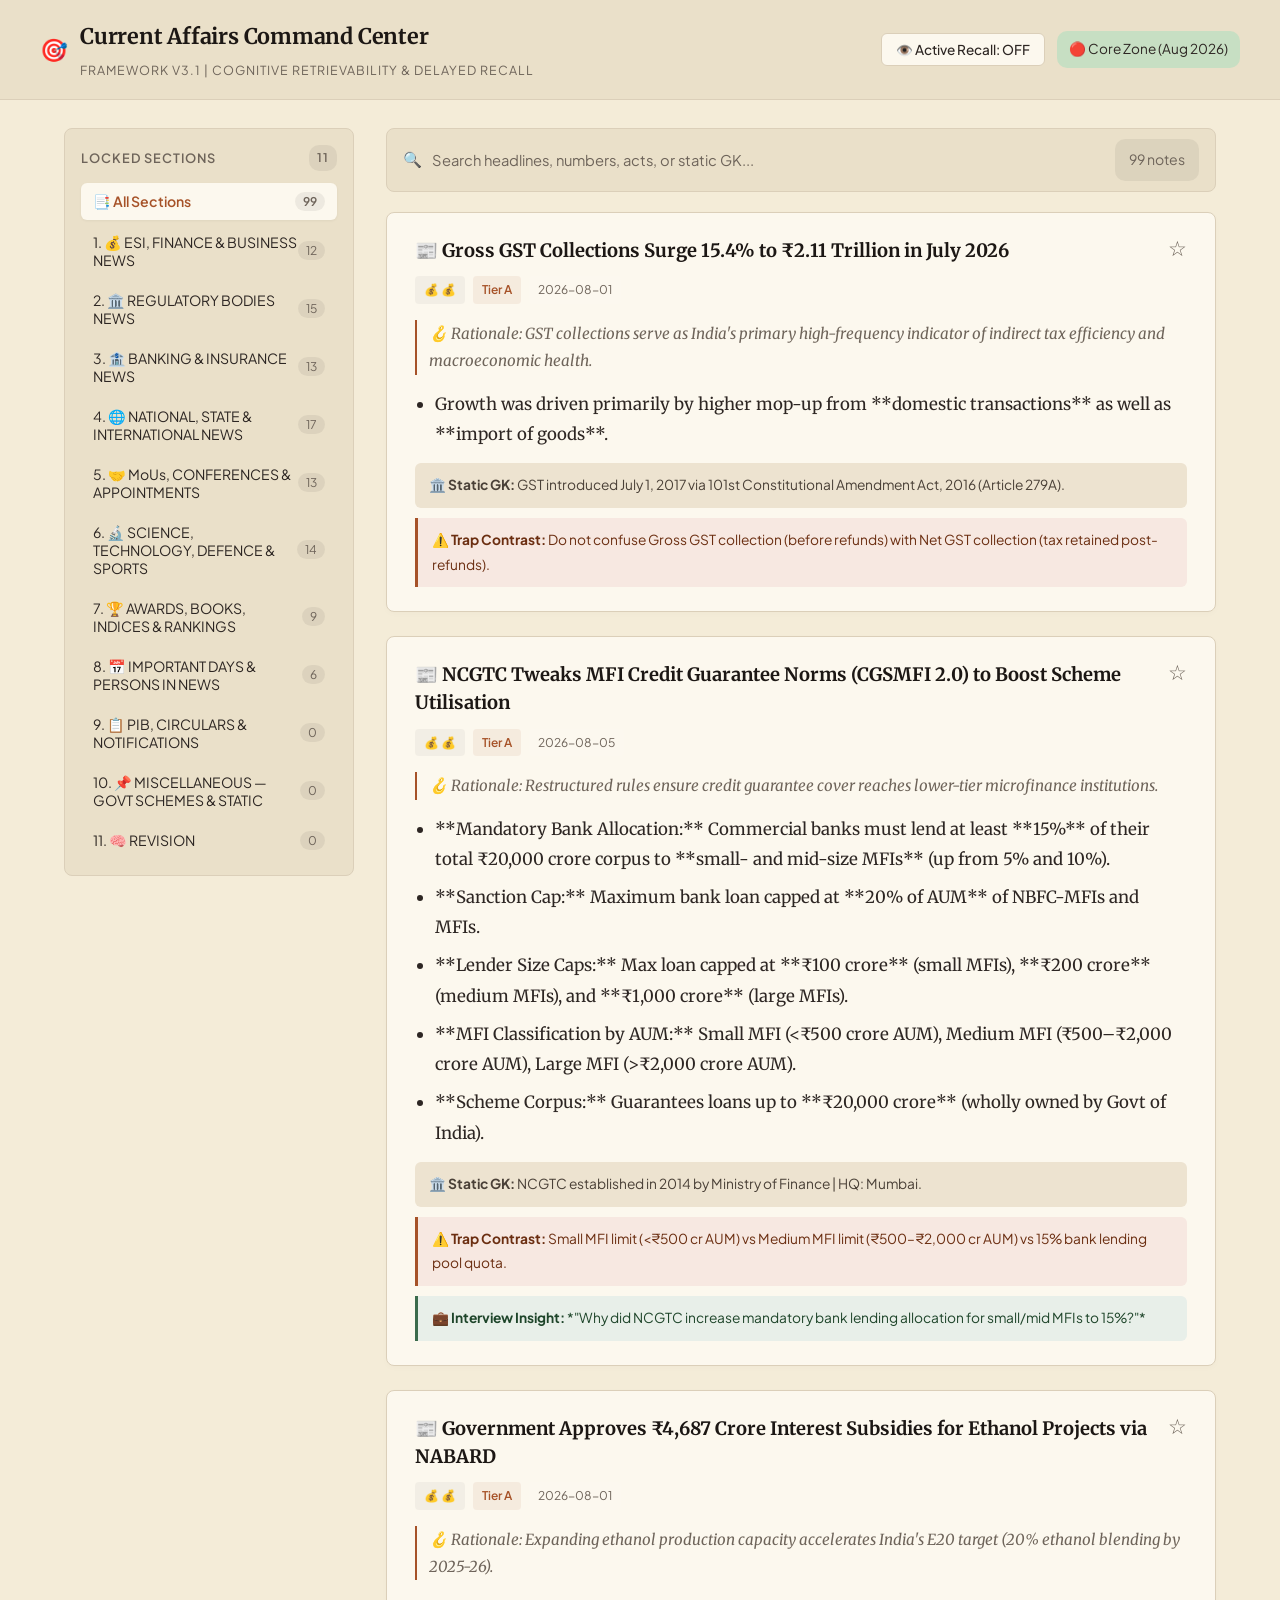
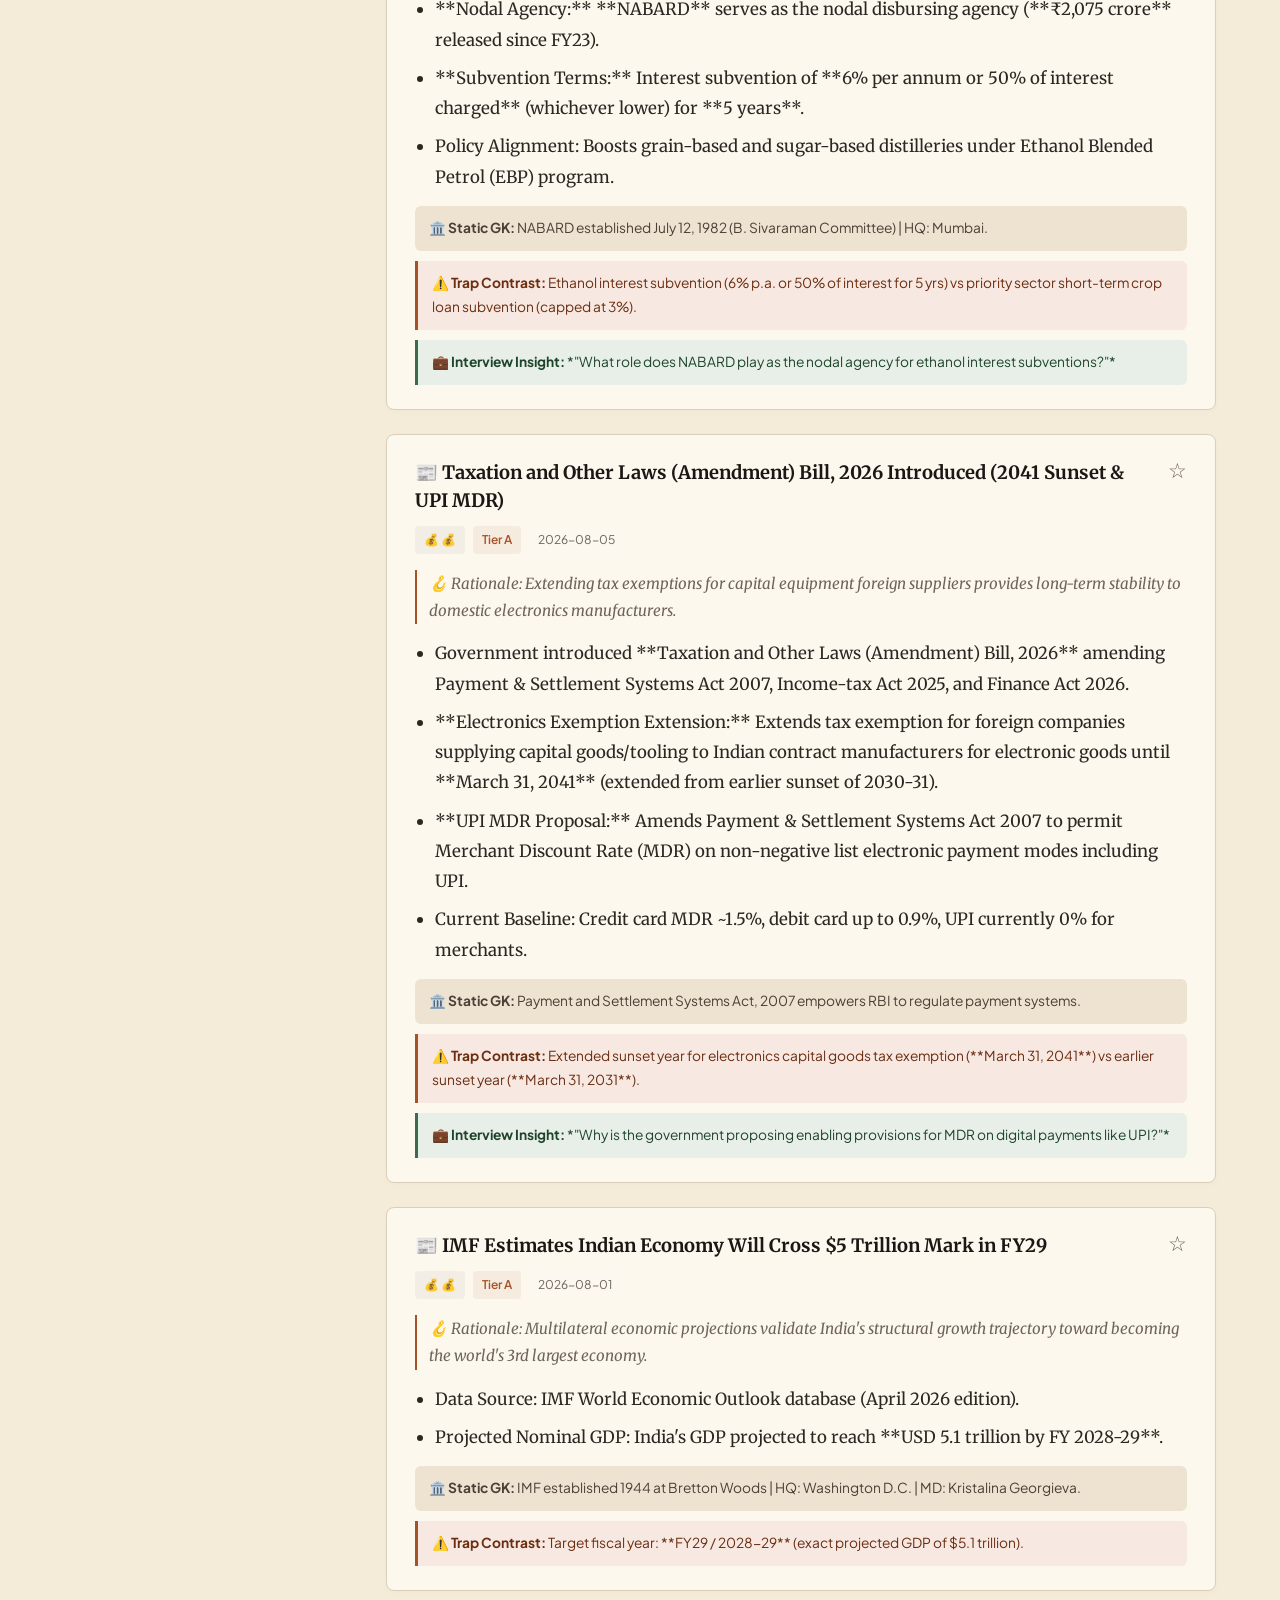
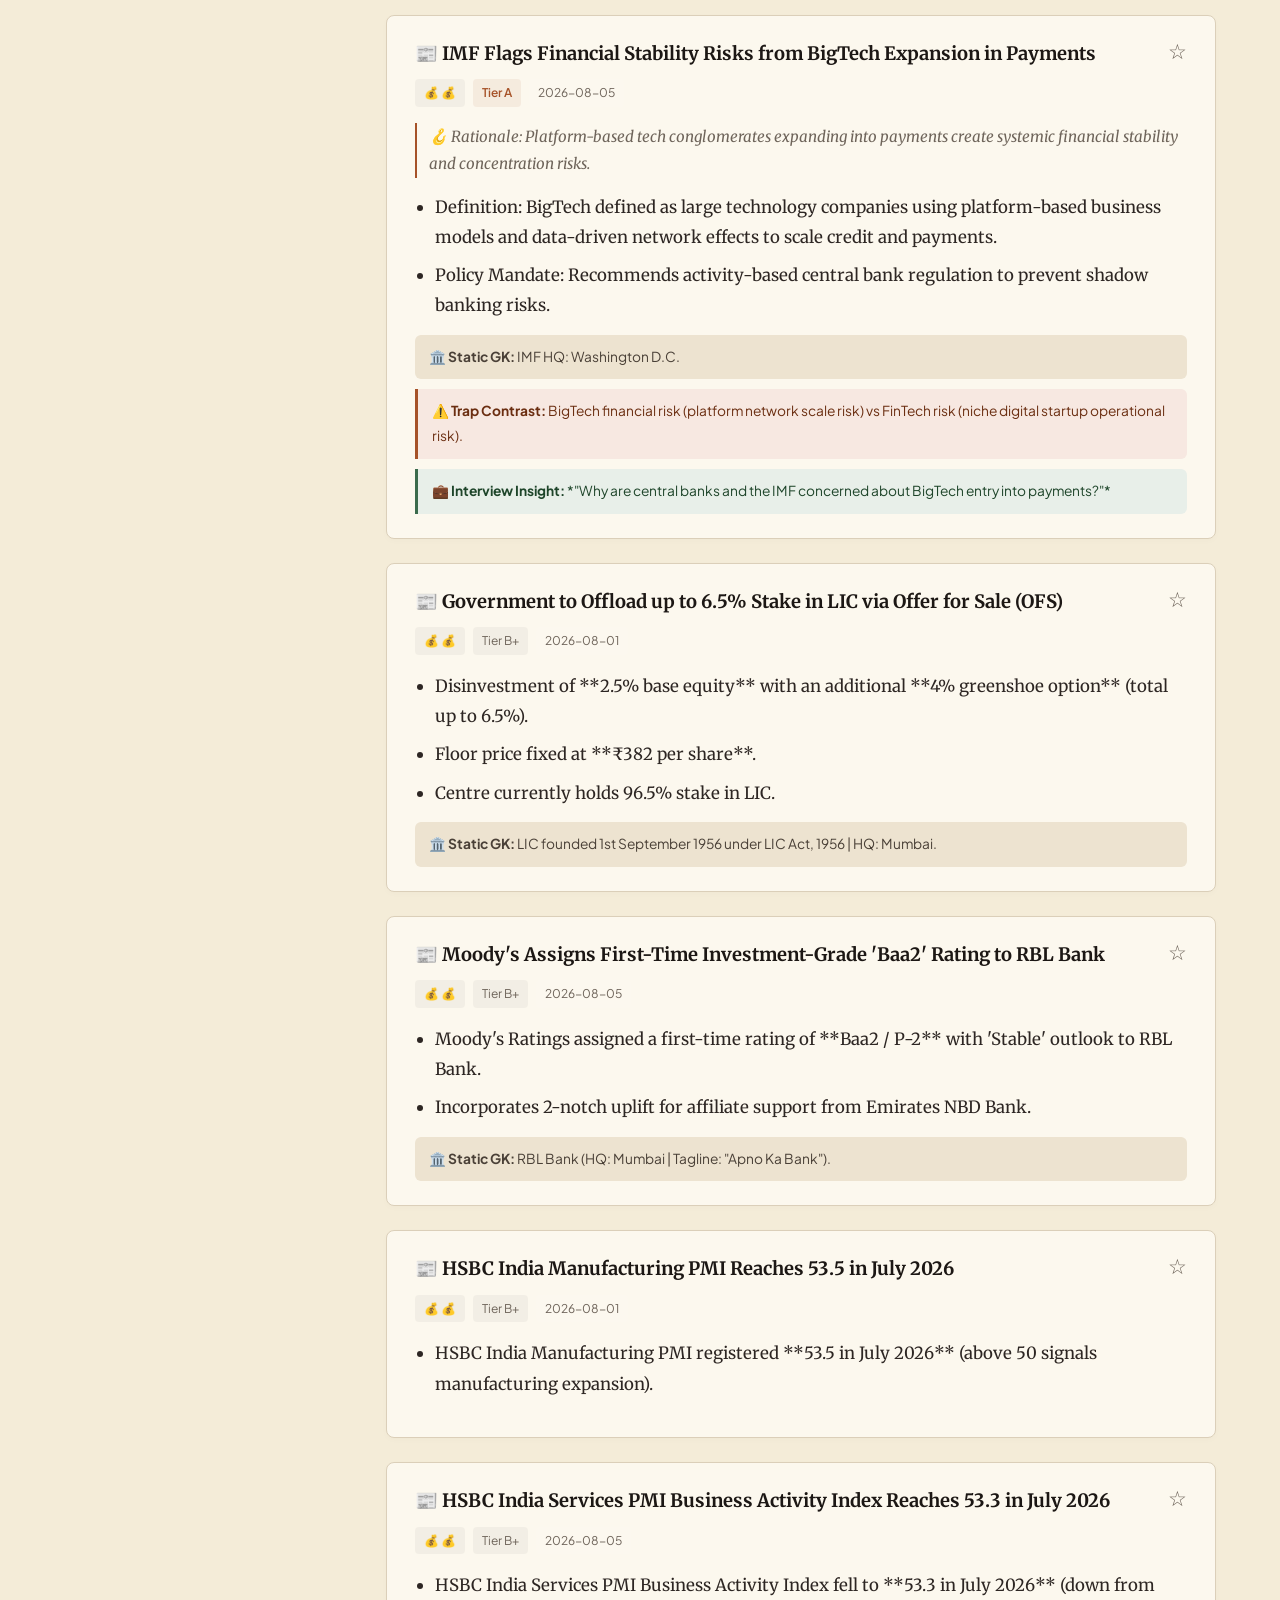
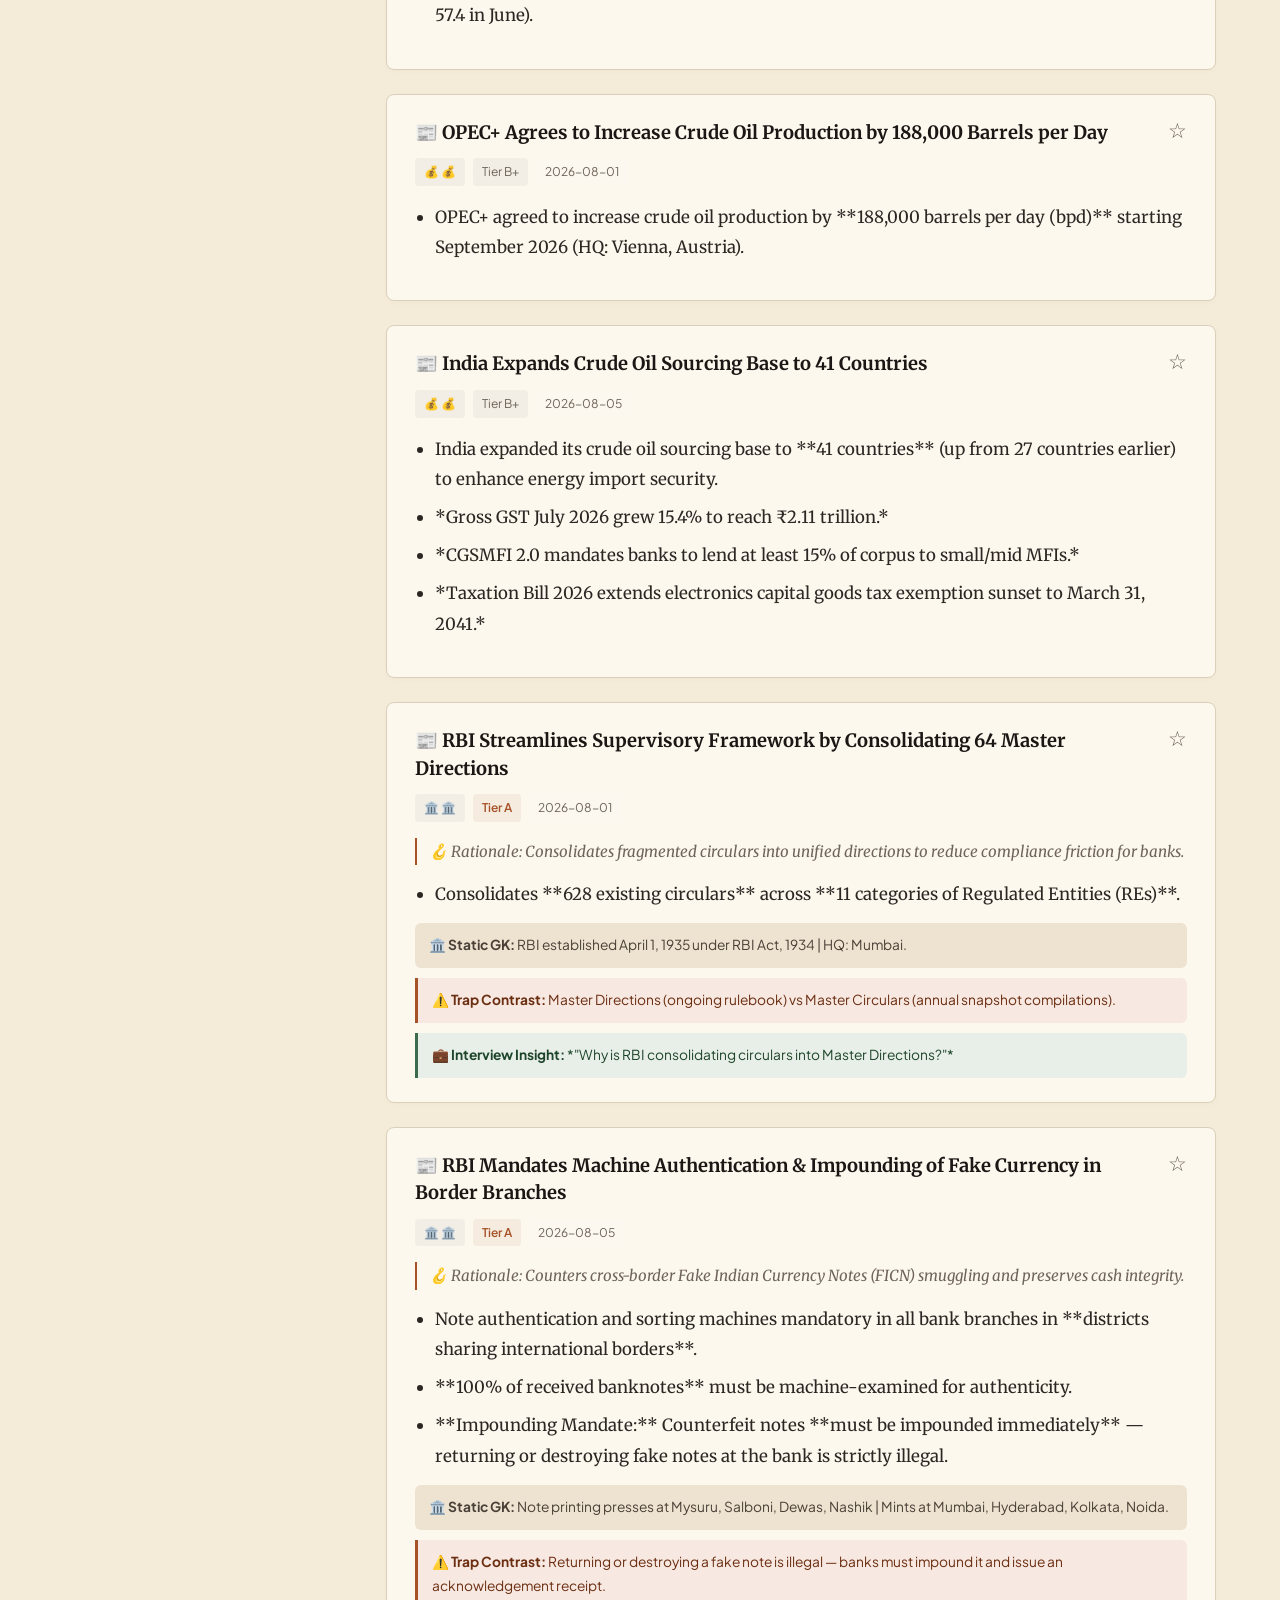
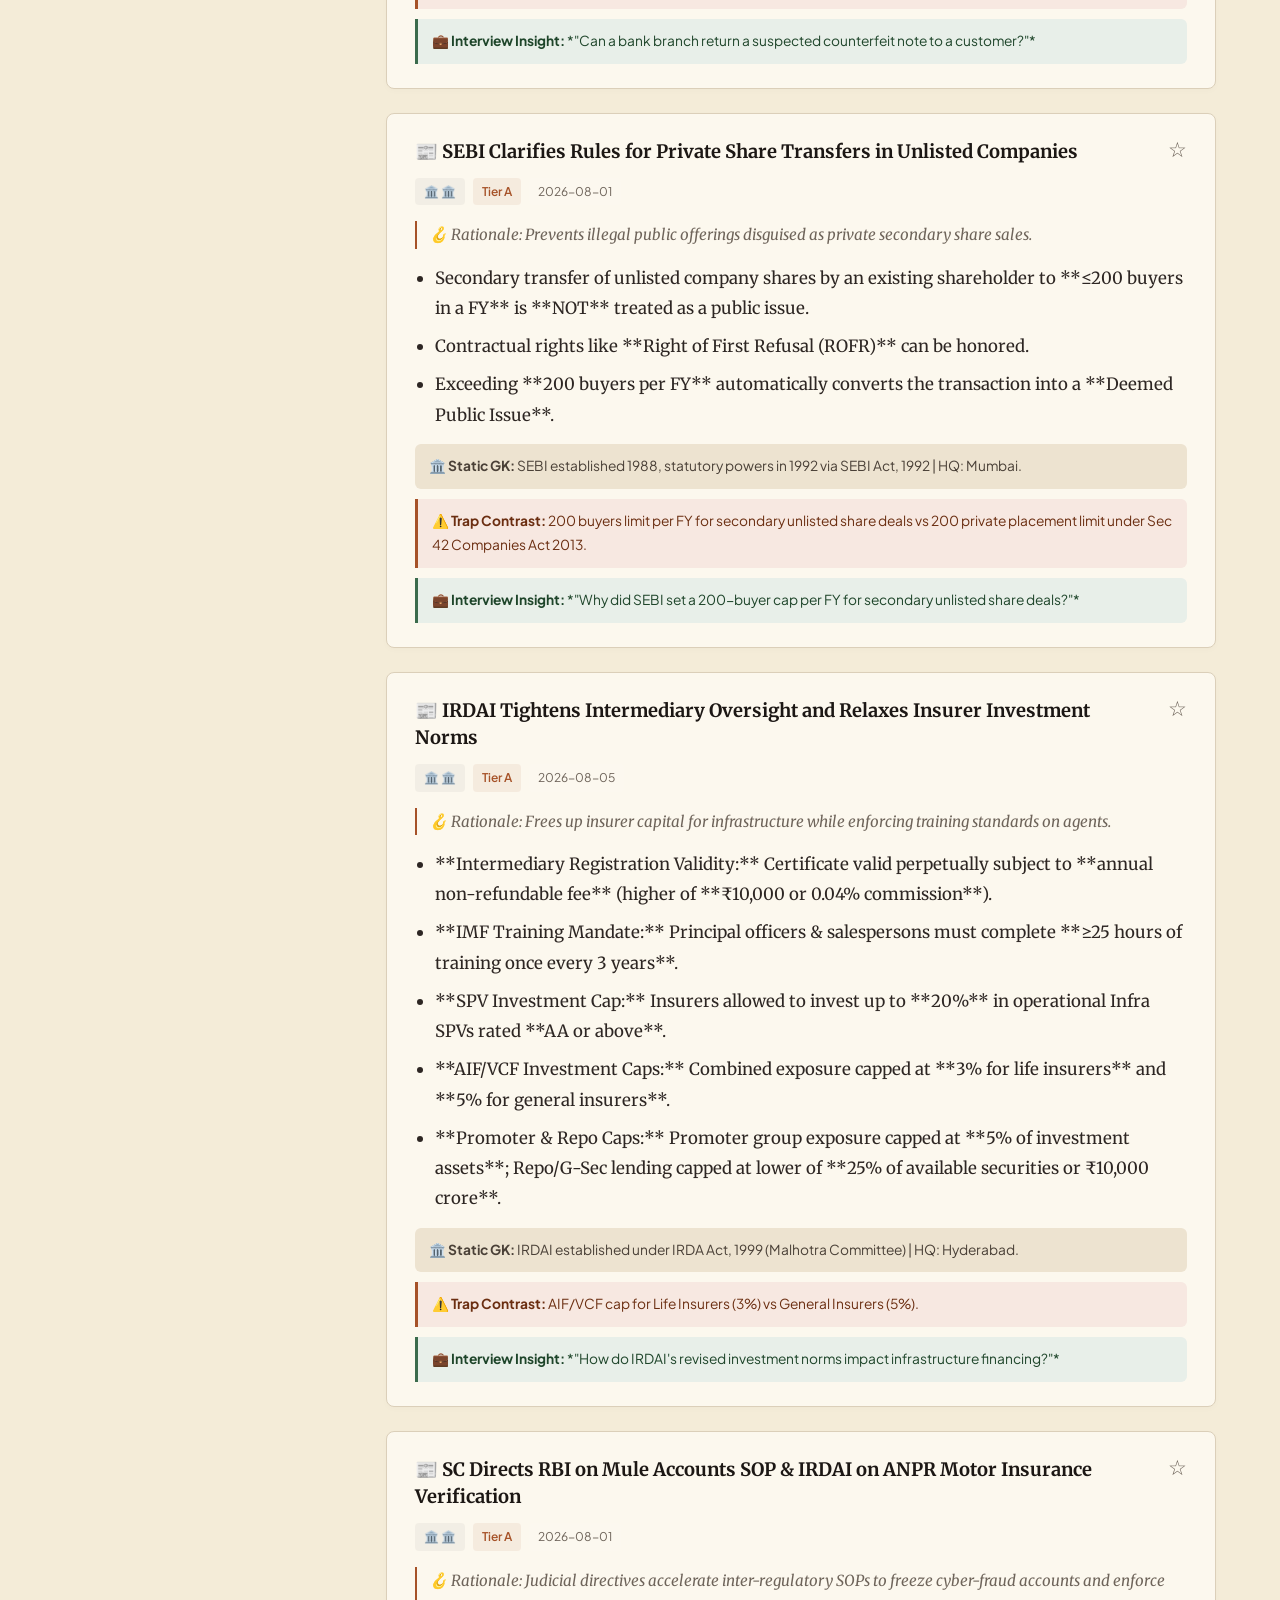
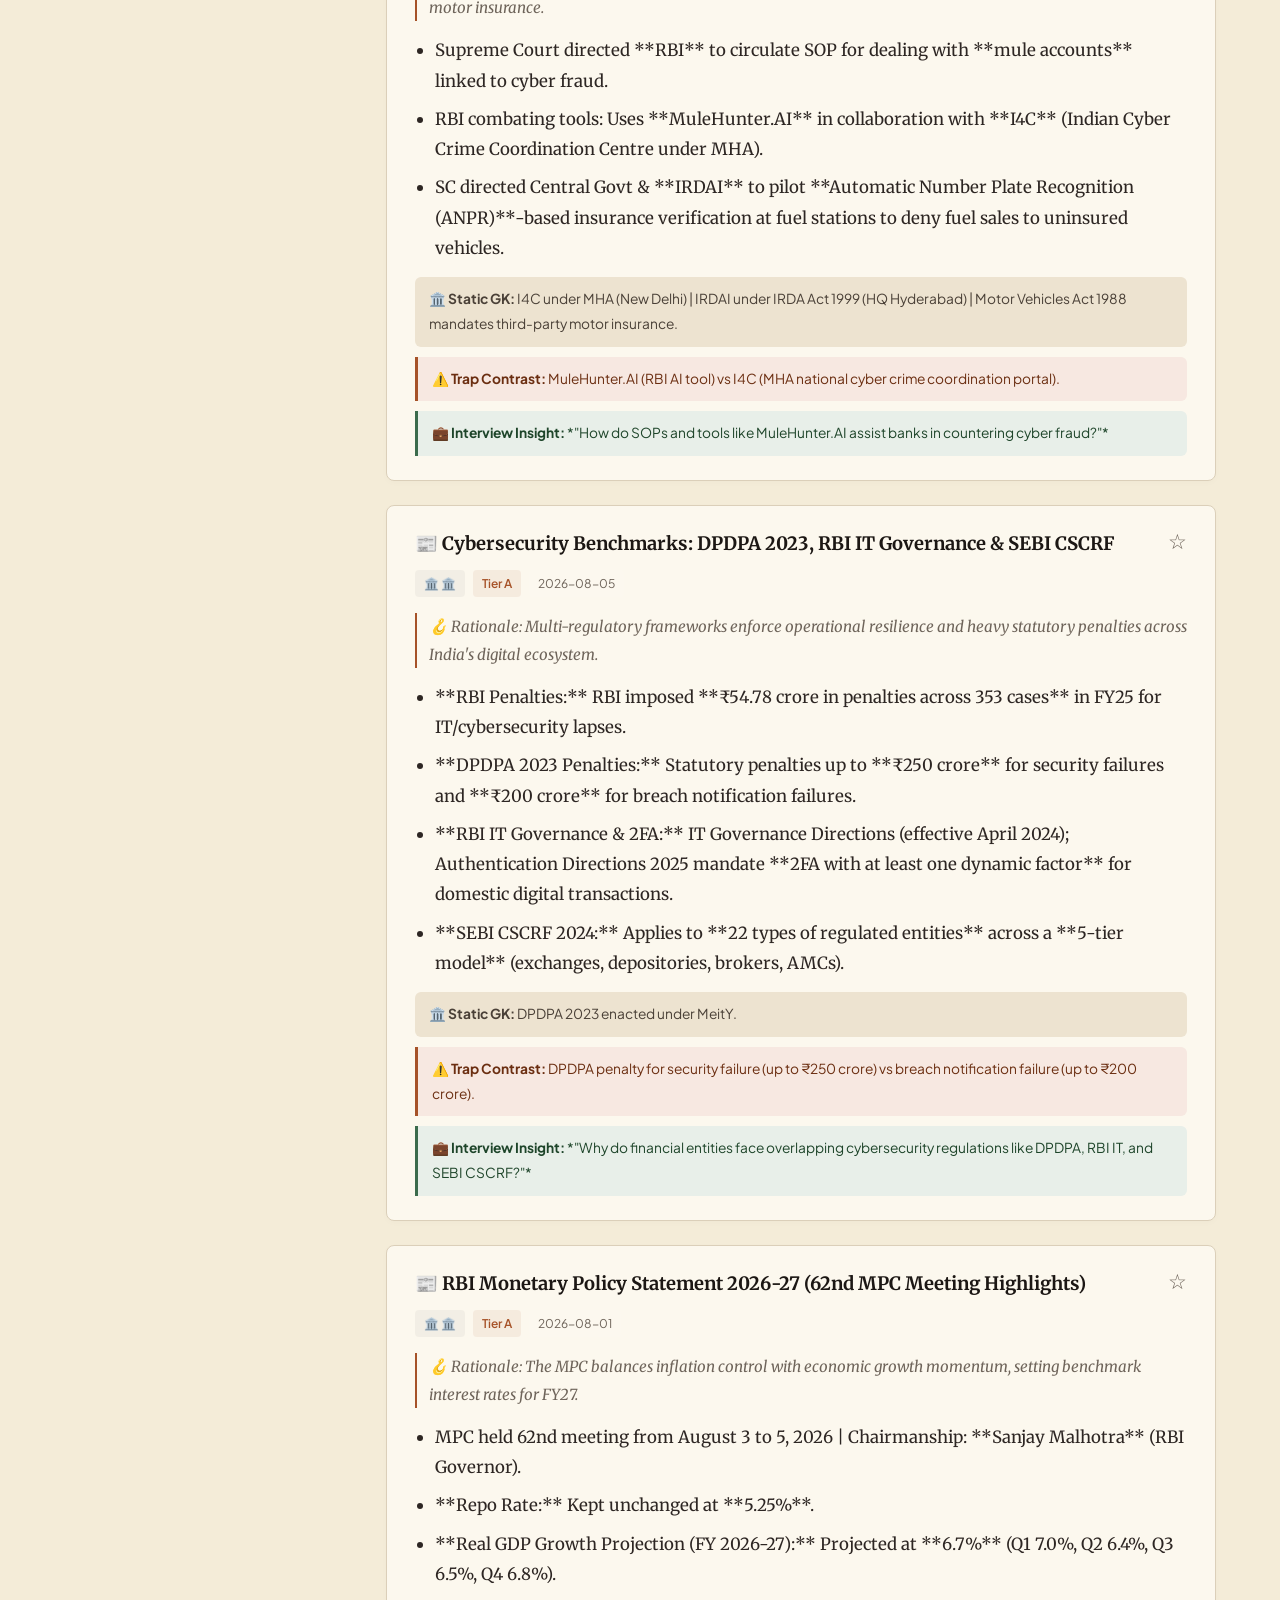
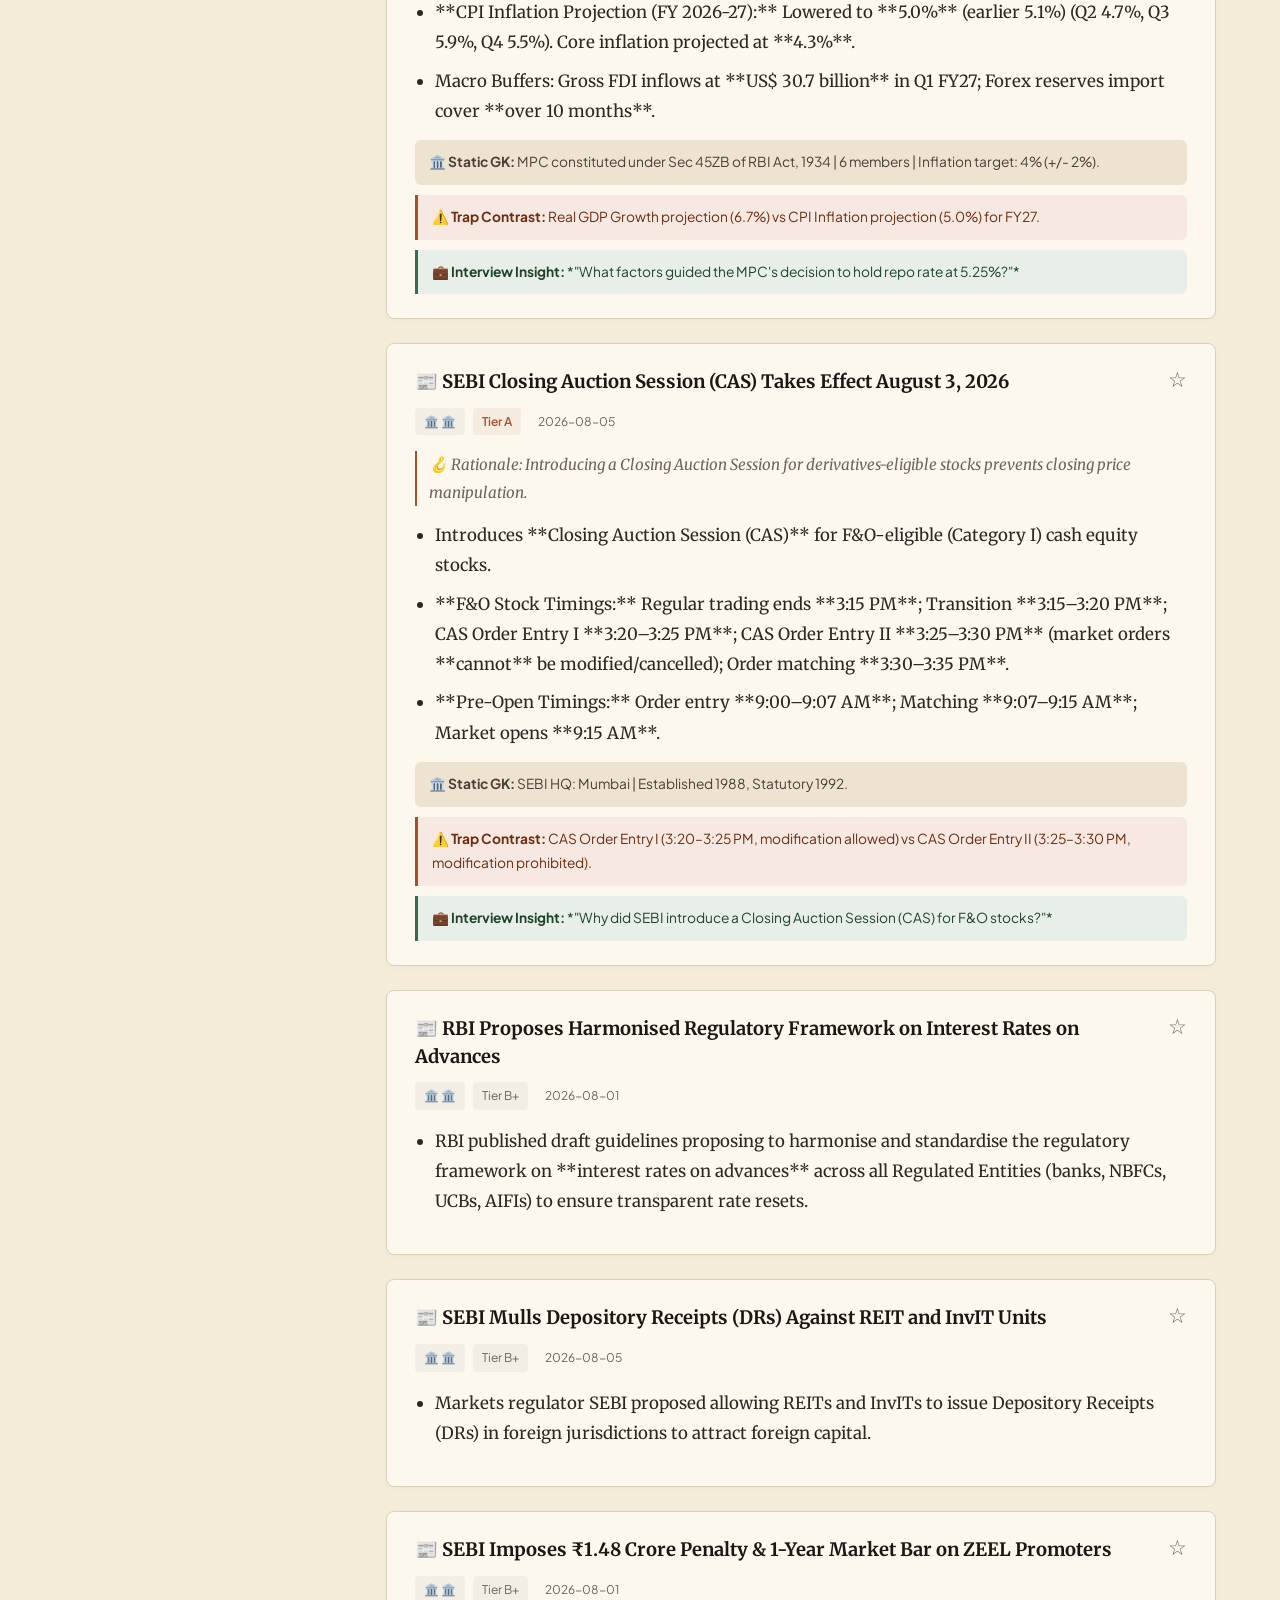
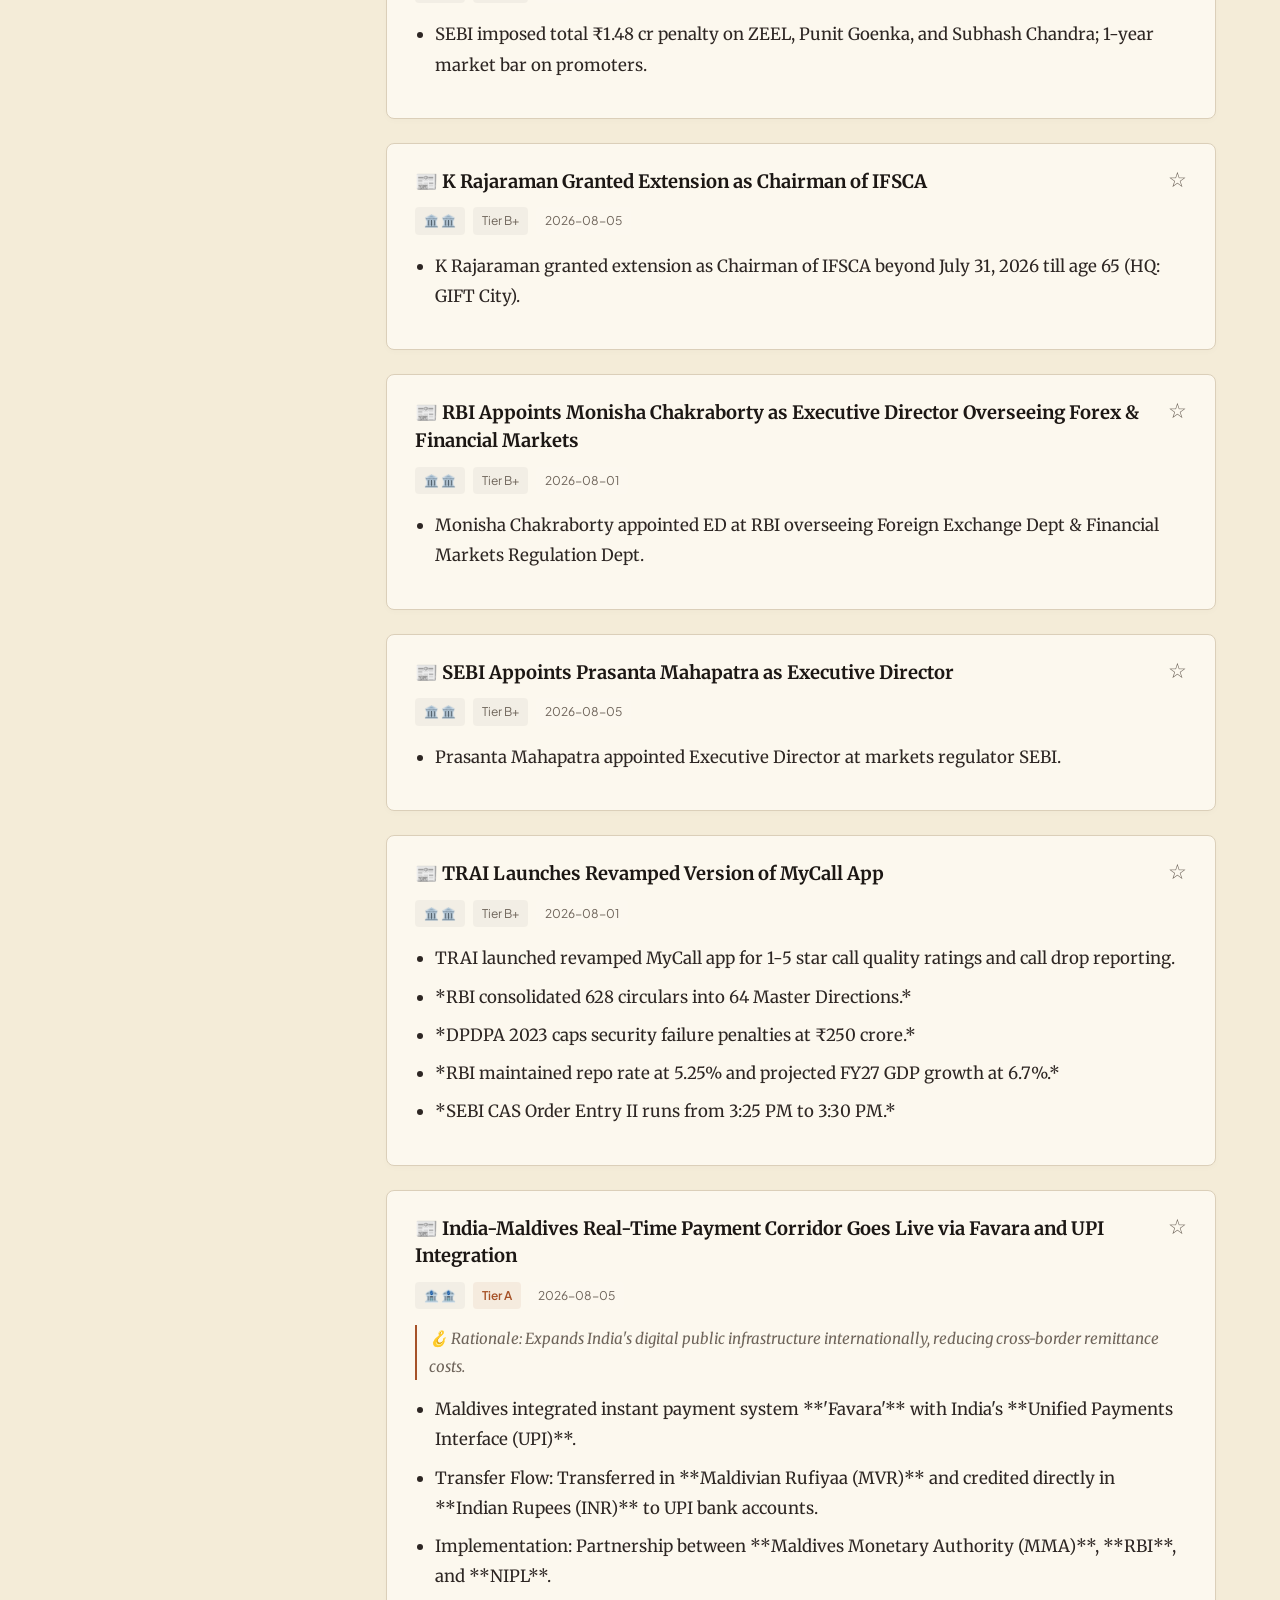
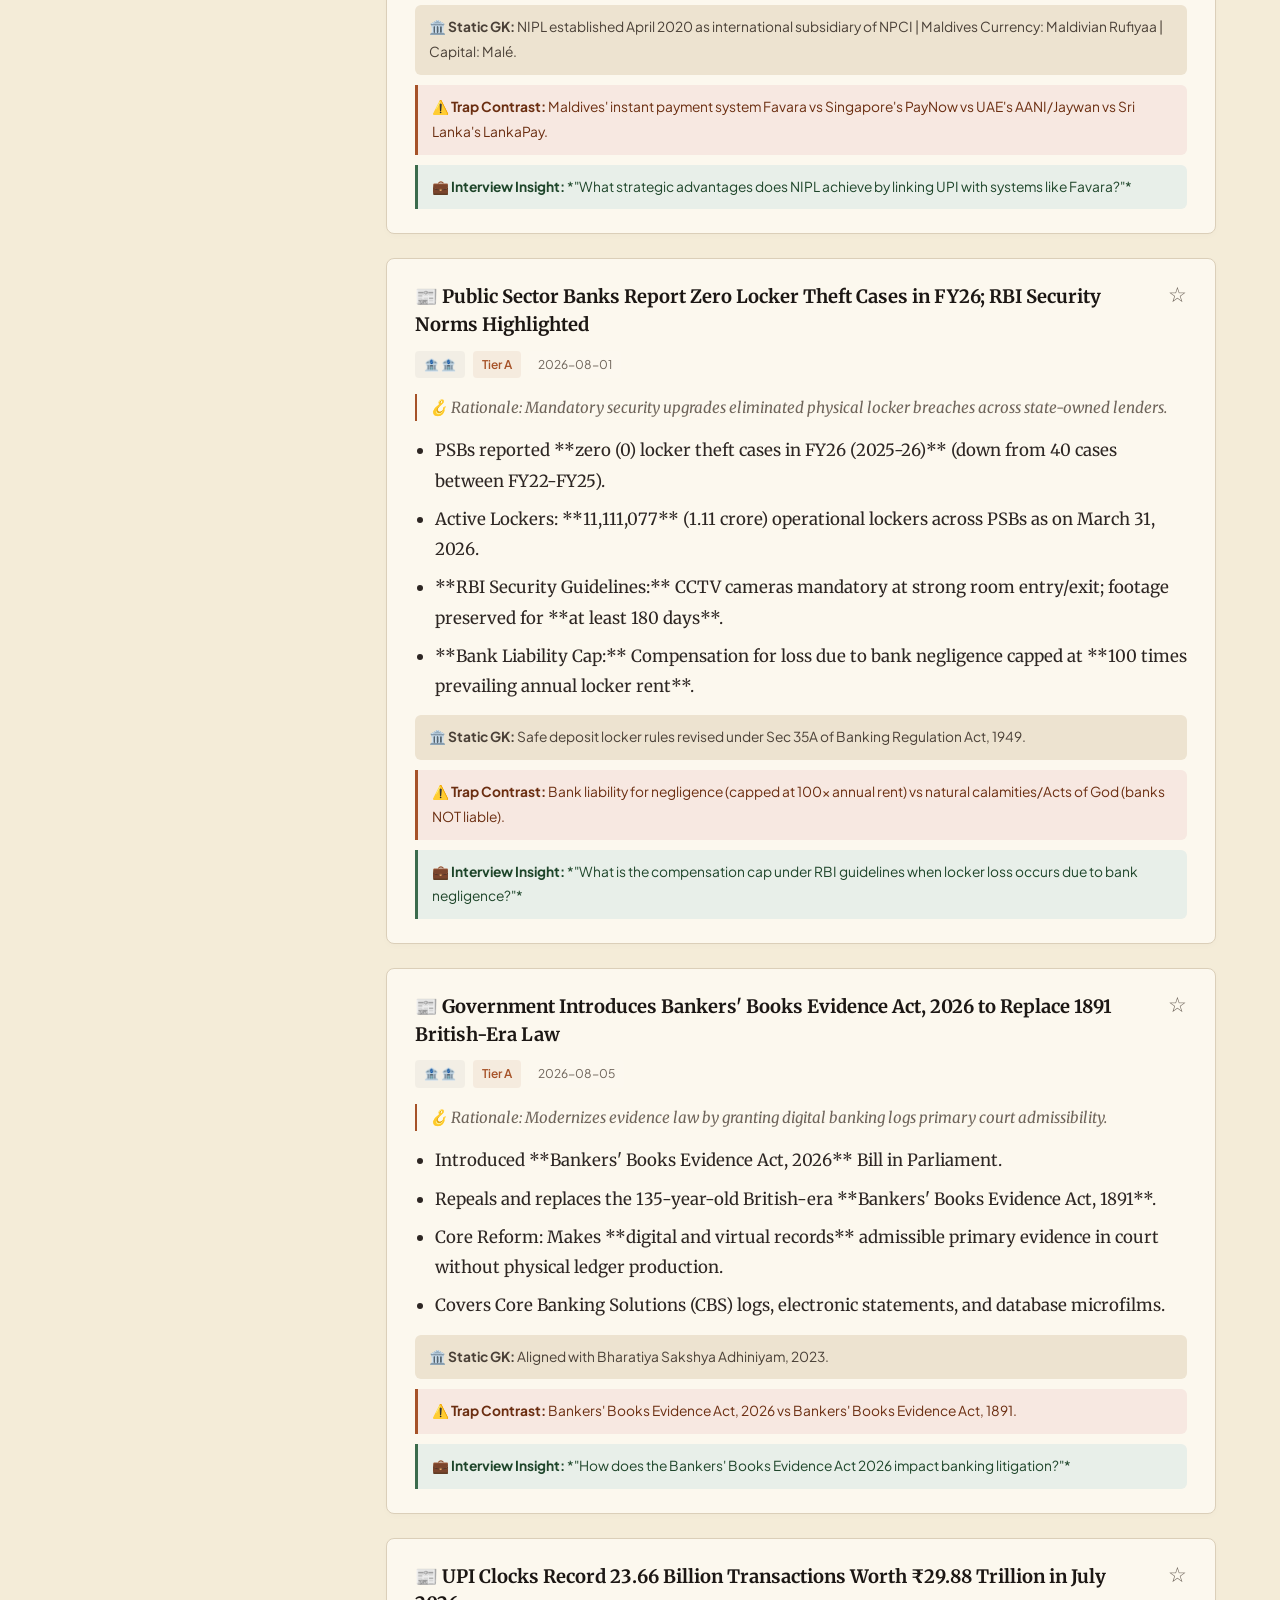
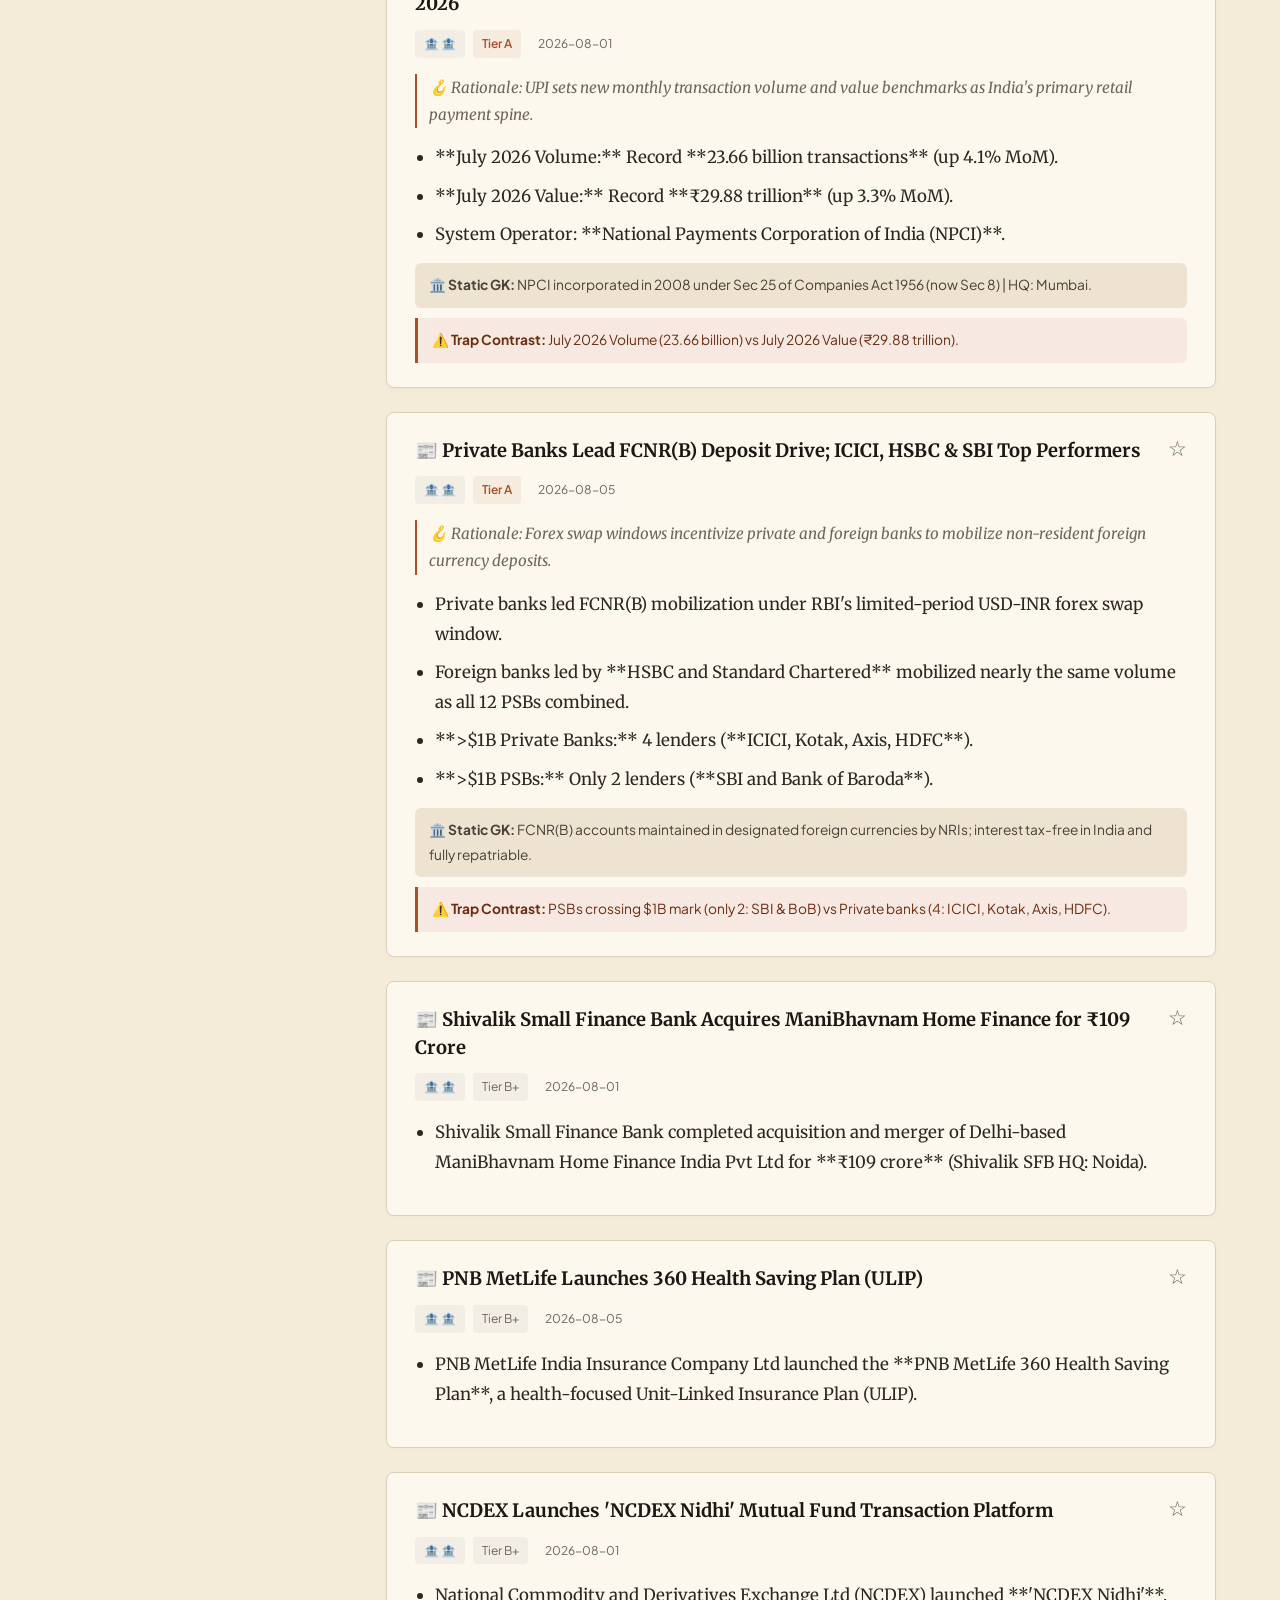
<file: Current_Affairs_Command_Center_2026.html>
﻿<!DOCTYPE html>
<html lang="en">
<head>
  <meta charset="UTF-8">
  <meta name="viewport" content="width=device-width, initial-scale=1.0">
  <title>Current Affairs Command Center 2026 — Framework v3.1</title>
  <meta name="description" content="Interactive Current Affairs Command Center for Banking, Regulatory, and Civil Services Exams.">
  <style>
/* Current Affairs Command Center 2026 — Kindle E-Book Reader Theme */

@import url('https://fonts.googleapis.com/css2?family=Merriweather:ital,wght@0,300;0,400;0,700;1,300&family=Plus+Jakarta+Sans:wght@400;500;600&display=swap');

:root {
  /* Kindle Warm Sepia Palette */
  --bg-primary: #f4ecd8;         /* Warm Kindle Sepia Paper */
  --bg-card: #fcf8ee;            /* Warm Cream Card */
  --bg-sidebar: #eae0c9;         /* Soft Sepia Sidebar */
  --bg-input: #f3ebda;           /* Input Field Background */
  
  --text-main: #2d2623;          /* Deep Ink Black */
  --text-muted: #6e645a;         /* Muted Sepia Charcoal */
  --text-headline: #1c1714;      /* Deep Ink Headline */
  
  --border-subtle: #dbcfb9;      /* Delicate Book Page Border */
  --border-focus: #9e6038;       /* Warm Terracotta Focus */
  
  --accent-warm: #a65228;        /* Terracotta Ink Accent */
  --accent-green: #3b6b4c;       /* Vintage Sage Green */
  --accent-gold: #b37418;        /* Warm Sepia Gold */
  
  --font-serif: 'Merriweather', 'Bookerly', 'Georgia', 'Crimson Pro', serif;
  --font-sans: 'Plus Jakarta Sans', -apple-system, BlinkMacSystemFont, sans-serif;
}

/* Base Reset & Reader Layout */
* {
  box-sizing: border-box;
  margin: 0;
  padding: 0;
}

body {
  background-color: var(--bg-primary);
  color: var(--text-main);
  font-family: var(--font-serif);
  font-size: 1.05rem;
  line-height: 1.8;
  -webkit-font-smoothing: antialiased;
  min-height: 100vh;
}

/* Minimalist E-Reader Header */
header {
  background-color: var(--bg-sidebar);
  border-bottom: 1px solid var(--border-subtle);
  padding: 18px 32px;
  position: sticky;
  top: 0;
  z-index: 100;
}

.header-container {
  max-width: 1200px;
  margin: 0 auto;
  display: flex;
  justify-content: space-between;
  align-items: center;
}

.logo-group {
  display: flex;
  align-items: center;
  gap: 12px;
}

.logo-icon {
  font-size: 1.4rem;
}

.logo-text h1 {
  font-family: var(--font-serif);
  font-size: 1.35rem;
  font-weight: 700;
  color: var(--text-headline);
  letter-spacing: -0.01em;
}

.logo-text p {
  font-family: var(--font-sans);
  font-size: 0.78rem;
  color: var(--text-muted);
  text-transform: uppercase;
  letter-spacing: 0.08em;
  margin-top: 2px;
}

.header-controls {
  display: flex;
  align-items: center;
  gap: 12px;
}

.toggle-chip {
  background: var(--bg-card);
  border: 1px solid var(--border-subtle);
  color: var(--text-main);
  font-family: var(--font-sans);
  font-size: 0.85rem;
  font-weight: 500;
  padding: 7px 14px;
  border-radius: 6px;
  cursor: pointer;
  transition: all 0.2s ease;
}

.toggle-chip:hover {
  border-color: var(--accent-warm);
  color: var(--accent-warm);
}

.toggle-chip.active {
  background: var(--accent-warm);
  color: #fff;
  border-color: var(--accent-warm);
}

/* Main E-Reader Grid Layout */
.main-layout {
  max-width: 1200px;
  margin: 28px auto;
  padding: 0 24px;
  display: grid;
  grid-template-columns: 290px 1fr;
  gap: 32px;
}

/* Sidebar Navigation */
.sidebar {
  display: flex;
  flex-direction: column;
  gap: 20px;
}

.filter-box {
  background: var(--bg-sidebar);
  border: 1px solid var(--border-subtle);
  border-radius: 8px;
  padding: 16px;
}

.filter-title {
  font-family: var(--font-sans);
  font-size: 0.8rem;
  font-weight: 600;
  text-transform: uppercase;
  letter-spacing: 0.08em;
  color: var(--text-muted);
  margin-bottom: 12px;
  display: flex;
  justify-content: space-between;
  align-items: center;
}

.section-nav-list {
  list-style: none;
  display: flex;
  flex-direction: column;
  gap: 4px;
}

.nav-item-btn {
  width: 100%;
  text-align: left;
  background: transparent;
  border: none;
  padding: 9px 12px;
  border-radius: 6px;
  font-family: var(--font-sans);
  font-size: 0.88rem;
  color: var(--text-main);
  cursor: pointer;
  display: flex;
  justify-content: space-between;
  align-items: center;
  transition: all 0.15s ease;
}

.nav-item-btn:hover {
  background: rgba(0, 0, 0, 0.04);
}

.nav-item-btn.active {
  background: var(--bg-card);
  color: var(--accent-warm);
  font-weight: 600;
  box-shadow: 0 1px 3px rgba(0,0,0,0.05);
}

.badge-count {
  font-family: var(--font-sans);
  font-size: 0.75rem;
  background: rgba(0, 0, 0, 0.06);
  color: var(--text-muted);
  padding: 2px 8px;
  border-radius: 10px;
}

/* Content Feed & Toolbar */
.content-area {
  display: flex;
  flex-direction: column;
  gap: 20px;
}

.search-mode-bar {
  background: var(--bg-sidebar);
  border: 1px solid var(--border-subtle);
  border-radius: 8px;
  padding: 10px 16px;
  display: flex;
  align-items: center;
  justify-content: space-between;
  gap: 16px;
}

.search-input-wrapper {
  display: flex;
  align-items: center;
  gap: 10px;
  flex: 1;
}

.search-icon {
  color: var(--text-muted);
  font-size: 0.95rem;
}

.search-input {
  width: 100%;
  background: transparent;
  border: none;
  outline: none;
  font-family: var(--font-sans);
  font-size: 0.92rem;
  color: var(--text-main);
}

.search-input::placeholder {
  color: var(--text-muted);
}

/* Book Paper Note Cards */
.notes-feed {
  display: flex;
  flex-direction: column;
  gap: 24px;
}

.note-card {
  background: var(--bg-card);
  border: 1px solid var(--border-subtle);
  border-radius: 8px;
  padding: 24px 28px;
  box-shadow: 0 2px 6px rgba(0, 0, 0, 0.02);
  transition: border-color 0.2s ease;
}

.note-card:hover {
  border-color: #cbbba3;
}

.note-header {
  display: flex;
  justify-content: space-between;
  align-items: flex-start;
  gap: 16px;
  margin-bottom: 12px;
}

.note-title {
  font-family: var(--font-serif);
  font-size: 1.15rem;
  font-weight: 700;
  color: var(--text-headline);
  line-height: 1.5;
}

.btn-bookmark {
  background: transparent;
  border: none;
  font-size: 1.3rem;
  color: var(--text-muted);
  cursor: pointer;
  transition: transform 0.15s ease, color 0.15s ease;
}

.btn-bookmark:hover {
  transform: scale(1.15);
  color: var(--accent-gold);
}

.btn-bookmark.bookmarked {
  color: var(--accent-gold);
}

.note-tags {
  display: flex;
  gap: 8px;
  flex-wrap: wrap;
  margin-bottom: 16px;
}

.tag {
  font-family: var(--font-sans);
  font-size: 0.75rem;
  padding: 3px 9px;
  border-radius: 4px;
  background: rgba(0, 0, 0, 0.04);
  color: var(--text-muted);
}

.tag-tier-a {
  background: rgba(166, 82, 40, 0.08);
  color: var(--accent-warm);
  font-weight: 600;
}

.tag-tier-b {
  background: rgba(0, 0, 0, 0.04);
  color: var(--text-muted);
}

.hook-box {
  font-style: italic;
  color: var(--text-muted);
  font-size: 0.95rem;
  margin-bottom: 14px;
  padding-left: 12px;
  border-left: 2px solid var(--accent-warm);
}

.bullets-list {
  padding-left: 20px;
  margin-bottom: 14px;
  color: var(--text-main);
}

.bullets-list li {
  margin-bottom: 8px;
}

.static-gk-box {
  font-family: var(--font-sans);
  font-size: 0.86rem;
  background: #ede3d0;
  border-radius: 6px;
  padding: 10px 14px;
  color: #4a4037;
  margin-top: 12px;
}

.trap-box {
  font-family: var(--font-sans);
  font-size: 0.86rem;
  background: #f7e8e1;
  border-left: 3px solid var(--accent-warm);
  border-radius: 0 6px 6px 0;
  padding: 10px 14px;
  color: #6b2e11;
  margin-top: 10px;
}

.interview-box {
  font-family: var(--font-sans);
  font-size: 0.86rem;
  background: #e8efe9;
  border-left: 3px solid var(--accent-green);
  border-radius: 0 6px 6px 0;
  padding: 10px 14px;
  color: #1e452a;
  margin-top: 10px;
}

/* Active Recall Figure Masking (Ink Mask) */
.masked-figure {
  background: #e2d5c1;
  color: transparent;
  text-shadow: 0 0 8px rgba(0, 0, 0, 0.4);
  cursor: pointer;
  border-radius: 3px;
  padding: 0 5px;
  transition: all 0.2s ease;
  user-select: none;
}

.masked-figure.revealed {
  background: transparent;
  color: var(--accent-warm);
  text-shadow: none;
  font-weight: 700;
}

/* Section Drill Panel (Kindle End-of-Chapter Style) */
.drill-panel {
  background: var(--bg-card);
  border: 1px solid var(--border-subtle);
  border-radius: 8px;
  padding: 24px 28px;
  margin-top: 12px;
}

.drill-header {
  font-family: var(--font-serif);
  font-size: 1.1rem;
  font-weight: 700;
  color: var(--accent-warm);
  border-bottom: 1px solid var(--border-subtle);
  padding-bottom: 10px;
  margin-bottom: 16px;
}

.quiz-q-list {
  display: flex;
  flex-direction: column;
  gap: 10px;
  margin-bottom: 16px;
}

.quiz-q-item {
  font-size: 0.95rem;
  color: var(--text-main);
}

.answer-toggle-btn {
  background: var(--bg-sidebar);
  border: 1px solid var(--border-subtle);
  color: var(--text-main);
  font-family: var(--font-sans);
  font-size: 0.85rem;
  padding: 8px 16px;
  border-radius: 6px;
  cursor: pointer;
  margin-top: 12px;
}

.answer-box {
  display: none;
  background: #eae0c9;
  border-radius: 6px;
  padding: 14px;
  font-size: 0.9rem;
  margin-top: 12px;
  color: var(--text-main);
}

.answer-box.show {
  display: block;
}

/* Responsive Rules for Mobile & Tablet */
@media (max-width: 850px) {
  .main-layout {
    grid-template-columns: 1fr;
    padding: 0 16px;
  }
  
  header {
    padding: 14px 16px;
  }
  
  .note-card {
    padding: 18px 20px;
  }
}

</style>
</head>
<body>

  <!-- Header -->
  <header>
    <div class="header-container">
      <div class="logo-group">
        <div class="logo-icon">🎯</div>
        <div class="logo-text">
          <h1>Current Affairs Command Center</h1>
          <p>Framework v3.1 | Cognitive Retrievability & Delayed Recall</p>
        </div>
      </div>
      <div class="header-controls">
        <button id="toggleRecallBtn" class="toggle-chip">
          👁️ Active Recall: OFF
        </button>
        <div class="badge-count" style="font-size: 0.85rem; padding: 6px 12px; background: rgba(6, 214, 160, 0.15); color: var(--accent-emerald);">
          🔴 Core Zone (Aug 2026)
        </div>
      </div>
    </div>
  </header>

  <!-- Main Grid Layout -->
  <main class="main-layout">
    
    <!-- Sidebar Navigation -->
    <aside class="sidebar">
      <div class="glass-panel filter-box">
        <div class="filter-title">
          <span>Locked Sections</span>
          <span class="badge-count">11</span>
        </div>
        <ul id="sectionNavList" class="section-nav-list">
          <!-- Populated dynamically by app.js -->
        </ul>
      </div>
    </aside>

    <!-- Content Feed Area -->
    <section class="content-area">
      
      <!-- Search & Mode Toolbar -->
      <div class="glass-panel search-mode-bar">
        <div class="search-input-wrapper">
          <span class="search-icon">🔍</span>
          <input type="text" id="searchInput" class="search-input" placeholder="Search headlines, numbers, acts, or static GK...">
        </div>
        <div id="activeCount" class="badge-count" style="font-size: 0.88rem; padding: 8px 14px;">
          <!-- Count updated by app.js -->
        </div>
      </div>

      <!-- Notes Feed -->
      <div id="notesFeed" class="notes-feed">
        <!-- Rendered dynamically by app.js -->
      </div>

      <!-- Section Drill Area (Rendered when specific section is selected) -->
      <div id="drillContainer"></div>

    </section>

  </main>

  
  <script>
// Current Affairs Command Center 2026 — 100% Zero-Redundancy Dataset (99 Items)

const CA_SECTIONS = [
  { id: "sec1", title: "1. 💰 ESI, FINANCE & BUSINESS NEWS", emoji: "💰" },
  { id: "sec2", title: "2. 🏛️ REGULATORY BODIES NEWS", emoji: "🏛️" },
  { id: "sec3", title: "3. 🏦 BANKING & INSURANCE NEWS", emoji: "🏦" },
  { id: "sec4", title: "4. 🌐 NATIONAL, STATE & INTERNATIONAL NEWS", emoji: "🌐" },
  { id: "sec5", title: "5. 🤝 MoUs, CONFERENCES & APPOINTMENTS", emoji: "🤝" },
  { id: "sec6", title: "6. 🔬 SCIENCE, TECHNOLOGY, DEFENCE & SPORTS", emoji: "🔬" },
  { id: "sec7", title: "7. 🏆 AWARDS, BOOKS, INDICES & RANKINGS", emoji: "🏆" },
  { id: "sec8", title: "8. 📅 IMPORTANT DAYS & PERSONS IN NEWS", emoji: "📅" },
  { id: "sec9", title: "9. 📋 PIB, CIRCULARS & NOTIFICATIONS", emoji: "📋" },
  { id: "sec10", title: "10. 📌 MISCELLANEOUS — GOVT SCHEMES & STATIC", emoji: "📌" },
  { id: "sec11", title: "11. 🧠 REVISION", emoji: "🧠" }
];

const CA_NOTES_DATA = [
  {
    "secId": "sec1",
    "trap": "Do not confuse Gross GST collection (before refunds) with Net GST collection (tax retained post-refunds).",
    "date": "2026-08-01",
    "interviewQ": null,
    "bullets": [
      "Growth was driven primarily by higher mop-up from **domestic transactions** as well as **import of goods**.",
      ],
    "id": "note-sec1-1",
    "title": "Gross GST Collections Surge 15.4% to ₹2.11 Trillion in July 2026",
    "tier": "Tier A",
    "hook": "GST collections serve as India's primary high-frequency indicator of indirect tax efficiency and macroeconomic health.",
    "staticGk": "GST introduced July 1, 2017 via 101st Constitutional Amendment Act, 2016 (Article 279A)."
  },
  {
    "secId": "sec1",
    "trap": "Small MFI limit (<₹500 cr AUM) vs Medium MFI limit (₹500–₹2,000 cr AUM) vs 15% bank lending pool quota.",
    "date": "2026-08-05",
    "interviewQ": "*\"Why did NCGTC increase mandatory bank lending allocation for small/mid MFIs to 15%?\"*",
    "bullets": [
      "**Mandatory Bank Allocation:** Commercial banks must lend at least **15%** of their total ₹20,000 crore corpus to **small- and mid-size MFIs** (up from 5% and 10%).",
      "**Sanction Cap:** Maximum bank loan capped at **20% of AUM** of NBFC-MFIs and MFIs.",
      "**Lender Size Caps:** Max loan capped at **₹100 crore** (small MFIs), **₹200 crore** (medium MFIs), and **₹1,000 crore** (large MFIs).",
      "**MFI Classification by AUM:** Small MFI (<₹500 crore AUM), Medium MFI (₹500–₹2,000 crore AUM), Large MFI (>₹2,000 crore AUM).",
      "**Scheme Corpus:** Guarantees loans up to **₹20,000 crore** (wholly owned by Govt of India)."
    ],
    "id": "note-sec1-2",
    "title": "NCGTC Tweaks MFI Credit Guarantee Norms (CGSMFI 2.0) to Boost Scheme Utilisation",
    "tier": "Tier A",
    "hook": "Restructured rules ensure credit guarantee cover reaches lower-tier microfinance institutions.",
    "staticGk": "NCGTC established in 2014 by Ministry of Finance | HQ: Mumbai."
  },
  {
    "secId": "sec1",
    "trap": "Ethanol interest subvention (6% p.a. or 50% of interest for 5 yrs) vs priority sector short-term crop loan subvention (capped at 3%).",
    "date": "2026-08-01",
    "interviewQ": "*\"What role does NABARD play as the nodal agency for ethanol interest subventions?\"*",
    "bullets": [
      "**Nodal Agency:** **NABARD** serves as the nodal disbursing agency (**₹2,075 crore** released since FY23).",
      "**Subvention Terms:** Interest subvention of **6% per annum or 50% of interest charged** (whichever lower) for **5 years**.",
      "Policy Alignment: Boosts grain-based and sugar-based distilleries under Ethanol Blended Petrol (EBP) program."
    ],
    "id": "note-sec1-3",
    "title": "Government Approves ₹4,687 Crore Interest Subsidies for Ethanol Projects via NABARD",
    "tier": "Tier A",
    "hook": "Expanding ethanol production capacity accelerates India's E20 target (20% ethanol blending by 2025-26).",
    "staticGk": "NABARD established July 12, 1982 (B. Sivaraman Committee) | HQ: Mumbai."
  },
  {
    "secId": "sec1",
    "trap": "Extended sunset year for electronics capital goods tax exemption (**March 31, 2041**) vs earlier sunset year (**March 31, 2031**).",
    "date": "2026-08-05",
    "interviewQ": "*\"Why is the government proposing enabling provisions for MDR on digital payments like UPI?\"*",
    "bullets": [
      "Government introduced **Taxation and Other Laws (Amendment) Bill, 2026** amending Payment & Settlement Systems Act 2007, Income-tax Act 2025, and Finance Act 2026.",
      "**Electronics Exemption Extension:** Extends tax exemption for foreign companies supplying capital goods/tooling to Indian contract manufacturers for electronic goods until **March 31, 2041** (extended from earlier sunset of 2030-31).",
      "**UPI MDR Proposal:** Amends Payment & Settlement Systems Act 2007 to permit Merchant Discount Rate (MDR) on non-negative list electronic payment modes including UPI.",
      "Current Baseline: Credit card MDR ~1.5%, debit card up to 0.9%, UPI currently 0% for merchants."
    ],
    "id": "note-sec1-4",
    "title": "Taxation and Other Laws (Amendment) Bill, 2026 Introduced (2041 Sunset & UPI MDR)",
    "tier": "Tier A",
    "hook": "Extending tax exemptions for capital equipment foreign suppliers provides long-term stability to domestic electronics manufacturers.",
    "staticGk": "Payment and Settlement Systems Act, 2007 empowers RBI to regulate payment systems."
  },
  {
    "secId": "sec1",
    "trap": "Target fiscal year: **FY29 / 2028-29** (exact projected GDP of $5.1 trillion).",
    "date": "2026-08-01",
    "interviewQ": null,
    "bullets": [
      "Data Source: IMF World Economic Outlook database (April 2026 edition).",
      "Projected Nominal GDP: India's GDP projected to reach **USD 5.1 trillion by FY 2028-29**."
    ],
    "id": "note-sec1-5",
    "title": "IMF Estimates Indian Economy Will Cross $5 Trillion Mark in FY29",
    "tier": "Tier A",
    "hook": "Multilateral economic projections validate India's structural growth trajectory toward becoming the world's 3rd largest economy.",
    "staticGk": "IMF established 1944 at Bretton Woods | HQ: Washington D.C. | MD: Kristalina Georgieva."
  },
  {
    "secId": "sec1",
    "trap": "BigTech financial risk (platform network scale risk) vs FinTech risk (niche digital startup operational risk).",
    "date": "2026-08-05",
    "interviewQ": "*\"Why are central banks and the IMF concerned about BigTech entry into payments?\"*",
    "bullets": [
      "Definition: BigTech defined as large technology companies using platform-based business models and data-driven network effects to scale credit and payments.",
      "Policy Mandate: Recommends activity-based central bank regulation to prevent shadow banking risks."
    ],
    "id": "note-sec1-6",
    "title": "IMF Flags Financial Stability Risks from BigTech Expansion in Payments",
    "tier": "Tier A",
    "hook": "Platform-based tech conglomerates expanding into payments create systemic financial stability and concentration risks.",
    "staticGk": "IMF HQ: Washington D.C."
  },
  {
    "secId": "sec1",
    "trap": null,
    "date": "2026-08-01",
    "interviewQ": null,
    "bullets": [
      "Disinvestment of **2.5% base equity** with an additional **4% greenshoe option** (total up to 6.5%).",
      "Floor price fixed at **₹382 per share**.",
      "Centre currently holds 96.5% stake in LIC."
    ],
    "id": "note-sec1-7",
    "title": "Government to Offload up to 6.5% Stake in LIC via Offer for Sale (OFS)",
    "tier": "Tier B+",
    "hook": null,
    "staticGk": "LIC founded 1st September 1956 under LIC Act, 1956 | HQ: Mumbai."
  },
  {
    "secId": "sec1",
    "trap": null,
    "date": "2026-08-05",
    "interviewQ": null,
    "bullets": [
      "Moody's Ratings assigned a first-time rating of **Baa2 / P-2** with 'Stable' outlook to RBL Bank.",
      "Incorporates 2-notch uplift for affiliate support from Emirates NBD Bank."
    ],
    "id": "note-sec1-8",
    "title": "Moody's Assigns First-Time Investment-Grade 'Baa2' Rating to RBL Bank",
    "tier": "Tier B+",
    "hook": null,
    "staticGk": "RBL Bank (HQ: Mumbai | Tagline: \"Apno Ka Bank\")."
  },
  {
    "secId": "sec1",
    "trap": null,
    "date": "2026-08-01",
    "interviewQ": null,
    "bullets": [
      "HSBC India Manufacturing PMI registered **53.5 in July 2026** (above 50 signals manufacturing expansion)."
    ],
    "id": "note-sec1-9",
    "title": "HSBC India Manufacturing PMI Reaches 53.5 in July 2026",
    "tier": "Tier B+",
    "hook": null,
    "staticGk": null
  },
  {
    "secId": "sec1",
    "trap": null,
    "date": "2026-08-05",
    "interviewQ": null,
    "bullets": [
      "HSBC India Services PMI Business Activity Index fell to **53.3 in July 2026** (down from 57.4 in June)."
    ],
    "id": "note-sec1-10",
    "title": "HSBC India Services PMI Business Activity Index Reaches 53.3 in July 2026",
    "tier": "Tier B+",
    "hook": null,
    "staticGk": null
  },
  {
    "secId": "sec1",
    "trap": null,
    "date": "2026-08-01",
    "interviewQ": null,
    "bullets": [
      "OPEC+ agreed to increase crude oil production by **188,000 barrels per day (bpd)** starting September 2026 (HQ: Vienna, Austria)."
    ],
    "id": "note-sec1-11",
    "title": "OPEC+ Agrees to Increase Crude Oil Production by 188,000 Barrels per Day",
    "tier": "Tier B+",
    "hook": null,
    "staticGk": null
  },
  {
    "secId": "sec1",
    "trap": null,
    "date": "2026-08-05",
    "interviewQ": null,
    "bullets": [
      "India expanded its crude oil sourcing base to **41 countries** (up from 27 countries earlier) to enhance energy import security.",
      "*Gross GST July 2026 grew 15.4% to reach ₹2.11 trillion.*",
      "*CGSMFI 2.0 mandates banks to lend at least 15% of corpus to small/mid MFIs.*",
      "*Taxation Bill 2026 extends electronics capital goods tax exemption sunset to March 31, 2041.*"
    ],
    "id": "note-sec1-12",
    "title": "India Expands Crude Oil Sourcing Base to 41 Countries",
    "tier": "Tier B+",
    "hook": null,
    "staticGk": null
  },
  {
    "secId": "sec2",
    "trap": "Master Directions (ongoing rulebook) vs Master Circulars (annual snapshot compilations).",
    "date": "2026-08-01",
    "interviewQ": "*\"Why is RBI consolidating circulars into Master Directions?\"*",
    "bullets": [
      "Consolidates **628 existing circulars** across **11 categories of Regulated Entities (REs)**."
    ],
    "id": "note-sec2-13",
    "title": "RBI Streamlines Supervisory Framework by Consolidating 64 Master Directions",
    "tier": "Tier A",
    "hook": "Consolidates fragmented circulars into unified directions to reduce compliance friction for banks.",
    "staticGk": "RBI established April 1, 1935 under RBI Act, 1934 | HQ: Mumbai."
  },
  {
    "secId": "sec2",
    "trap": "Returning or destroying a fake note is illegal — banks must impound it and issue an acknowledgement receipt.",
    "date": "2026-08-05",
    "interviewQ": "*\"Can a bank branch return a suspected counterfeit note to a customer?\"*",
    "bullets": [
      "Note authentication and sorting machines mandatory in all bank branches in **districts sharing international borders**.",
      "**100% of received banknotes** must be machine-examined for authenticity.",
      "**Impounding Mandate:** Counterfeit notes **must be impounded immediately** — returning or destroying fake notes at the bank is strictly illegal."
    ],
    "id": "note-sec2-14",
    "title": "RBI Mandates Machine Authentication & Impounding of Fake Currency in Border Branches",
    "tier": "Tier A",
    "hook": "Counters cross-border Fake Indian Currency Notes (FICN) smuggling and preserves cash integrity.",
    "staticGk": "Note printing presses at Mysuru, Salboni, Dewas, Nashik | Mints at Mumbai, Hyderabad, Kolkata, Noida."
  },
  {
    "secId": "sec2",
    "trap": "200 buyers limit per FY for secondary unlisted share deals vs 200 private placement limit under Sec 42 Companies Act 2013.",
    "date": "2026-08-01",
    "interviewQ": "*\"Why did SEBI set a 200-buyer cap per FY for secondary unlisted share deals?\"*",
    "bullets": [
      "Secondary transfer of unlisted company shares by an existing shareholder to **≤200 buyers in a FY** is **NOT** treated as a public issue.",
      "Contractual rights like **Right of First Refusal (ROFR)** can be honored.",
      "Exceeding **200 buyers per FY** automatically converts the transaction into a **Deemed Public Issue**."
    ],
    "id": "note-sec2-15",
    "title": "SEBI Clarifies Rules for Private Share Transfers in Unlisted Companies",
    "tier": "Tier A",
    "hook": "Prevents illegal public offerings disguised as private secondary share sales.",
    "staticGk": "SEBI established 1988, statutory powers in 1992 via SEBI Act, 1992 | HQ: Mumbai."
  },
  {
    "secId": "sec2",
    "trap": "AIF/VCF cap for Life Insurers (3%) vs General Insurers (5%).",
    "date": "2026-08-05",
    "interviewQ": "*\"How do IRDAI's revised investment norms impact infrastructure financing?\"*",
    "bullets": [
      "**Intermediary Registration Validity:** Certificate valid perpetually subject to **annual non-refundable fee** (higher of **₹10,000 or 0.04% commission**).",
      "**IMF Training Mandate:** Principal officers & salespersons must complete **≥25 hours of training once every 3 years**.",
      "**SPV Investment Cap:** Insurers allowed to invest up to **20%** in operational Infra SPVs rated **AA or above**.",
      "**AIF/VCF Investment Caps:** Combined exposure capped at **3% for life insurers** and **5% for general insurers**.",
      "**Promoter & Repo Caps:** Promoter group exposure capped at **5% of investment assets**; Repo/G-Sec lending capped at lower of **25% of available securities or ₹10,000 crore**."
    ],
    "id": "note-sec2-16",
    "title": "IRDAI Tightens Intermediary Oversight and Relaxes Insurer Investment Norms",
    "tier": "Tier A",
    "hook": "Frees up insurer capital for infrastructure while enforcing training standards on agents.",
    "staticGk": "IRDAI established under IRDA Act, 1999 (Malhotra Committee) | HQ: Hyderabad."
  },
  {
    "secId": "sec2",
    "trap": "MuleHunter.AI (RBI AI tool) vs I4C (MHA national cyber crime coordination portal).",
    "date": "2026-08-01",
    "interviewQ": "*\"How do SOPs and tools like MuleHunter.AI assist banks in countering cyber fraud?\"*",
    "bullets": [
      "Supreme Court directed **RBI** to circulate SOP for dealing with **mule accounts** linked to cyber fraud.",
      "RBI combating tools: Uses **MuleHunter.AI** in collaboration with **I4C** (Indian Cyber Crime Coordination Centre under MHA).",
      "SC directed Central Govt & **IRDAI** to pilot **Automatic Number Plate Recognition (ANPR)**-based insurance verification at fuel stations to deny fuel sales to uninsured vehicles."
    ],
    "id": "note-sec2-17",
    "title": "SC Directs RBI on Mule Accounts SOP & IRDAI on ANPR Motor Insurance Verification",
    "tier": "Tier A",
    "hook": "Judicial directives accelerate inter-regulatory SOPs to freeze cyber-fraud accounts and enforce motor insurance.",
    "staticGk": "I4C under MHA (New Delhi) | IRDAI under IRDA Act 1999 (HQ Hyderabad) | Motor Vehicles Act 1988 mandates third-party motor insurance."
  },
  {
    "secId": "sec2",
    "trap": "DPDPA penalty for security failure (up to ₹250 crore) vs breach notification failure (up to ₹200 crore).",
    "date": "2026-08-05",
    "interviewQ": "*\"Why do financial entities face overlapping cybersecurity regulations like DPDPA, RBI IT, and SEBI CSCRF?\"*",
    "bullets": [
      "**RBI Penalties:** RBI imposed **₹54.78 crore in penalties across 353 cases** in FY25 for IT/cybersecurity lapses.",
      "**DPDPA 2023 Penalties:** Statutory penalties up to **₹250 crore** for security failures and **₹200 crore** for breach notification failures.",
      "**RBI IT Governance & 2FA:** IT Governance Directions (effective April 2024); Authentication Directions 2025 mandate **2FA with at least one dynamic factor** for domestic digital transactions.",
      "**SEBI CSCRF 2024:** Applies to **22 types of regulated entities** across a **5-tier model** (exchanges, depositories, brokers, AMCs)."
    ],
    "id": "note-sec2-18",
    "title": "Cybersecurity Benchmarks: DPDPA 2023, RBI IT Governance & SEBI CSCRF",
    "tier": "Tier A",
    "hook": "Multi-regulatory frameworks enforce operational resilience and heavy statutory penalties across India's digital ecosystem.",
    "staticGk": "DPDPA 2023 enacted under MeitY."
  },
  {
    "secId": "sec2",
    "trap": "Real GDP Growth projection (6.7%) vs CPI Inflation projection (5.0%) for FY27.",
    "date": "2026-08-01",
    "interviewQ": "*\"What factors guided the MPC's decision to hold repo rate at 5.25%?\"*",
    "bullets": [
      "MPC held 62nd meeting from August 3 to 5, 2026 | Chairmanship: **Sanjay Malhotra** (RBI Governor).",
      "**Repo Rate:** Kept unchanged at **5.25%**.",
      "**Real GDP Growth Projection (FY 2026-27):** Projected at **6.7%** (Q1 7.0%, Q2 6.4%, Q3 6.5%, Q4 6.8%).",
      "**CPI Inflation Projection (FY 2026-27):** Lowered to **5.0%** (earlier 5.1%) (Q2 4.7%, Q3 5.9%, Q4 5.5%). Core inflation projected at **4.3%**.",
      "Macro Buffers: Gross FDI inflows at **US$ 30.7 billion** in Q1 FY27; Forex reserves import cover **over 10 months**."
    ],
    "id": "note-sec2-19",
    "title": "RBI Monetary Policy Statement 2026-27 (62nd MPC Meeting Highlights)",
    "tier": "Tier A",
    "hook": "The MPC balances inflation control with economic growth momentum, setting benchmark interest rates for FY27.",
    "staticGk": "MPC constituted under Sec 45ZB of RBI Act, 1934 | 6 members | Inflation target: 4% (+/- 2%)."
  },
  {
    "secId": "sec2",
    "trap": "CAS Order Entry I (3:20–3:25 PM, modification allowed) vs CAS Order Entry II (3:25–3:30 PM, modification prohibited).",
    "date": "2026-08-05",
    "interviewQ": "*\"Why did SEBI introduce a Closing Auction Session (CAS) for F&O stocks?\"*",
    "bullets": [
      "Introduces **Closing Auction Session (CAS)** for F&O-eligible (Category I) cash equity stocks.",
      "**F&O Stock Timings:** Regular trading ends **3:15 PM**; Transition **3:15–3:20 PM**; CAS Order Entry I **3:20–3:25 PM**; CAS Order Entry II **3:25–3:30 PM** (market orders **cannot** be modified/cancelled); Order matching **3:30–3:35 PM**.",
      "**Pre-Open Timings:** Order entry **9:00–9:07 AM**; Matching **9:07–9:15 AM**; Market opens **9:15 AM**."
    ],
    "id": "note-sec2-20",
    "title": "SEBI Closing Auction Session (CAS) Takes Effect August 3, 2026",
    "tier": "Tier A",
    "hook": "Introducing a Closing Auction Session for derivatives-eligible stocks prevents closing price manipulation.",
    "staticGk": "SEBI HQ: Mumbai | Established 1988, Statutory 1992."
  },
  {
    "secId": "sec2",
    "trap": null,
    "date": "2026-08-01",
    "interviewQ": null,
    "bullets": [
      "RBI published draft guidelines proposing to harmonise and standardise the regulatory framework on **interest rates on advances** across all Regulated Entities (banks, NBFCs, UCBs, AIFIs) to ensure transparent rate resets."
    ],
    "id": "note-sec2-21",
    "title": "RBI Proposes Harmonised Regulatory Framework on Interest Rates on Advances",
    "tier": "Tier B+",
    "hook": null,
    "staticGk": null
  },
  {
    "secId": "sec2",
    "trap": null,
    "date": "2026-08-05",
    "interviewQ": null,
    "bullets": [
      "Markets regulator SEBI proposed allowing REITs and InvITs to issue Depository Receipts (DRs) in foreign jurisdictions to attract foreign capital."
    ],
    "id": "note-sec2-22",
    "title": "SEBI Mulls Depository Receipts (DRs) Against REIT and InvIT Units",
    "tier": "Tier B+",
    "hook": null,
    "staticGk": null
  },
  {
    "secId": "sec2",
    "trap": null,
    "date": "2026-08-01",
    "interviewQ": null,
    "bullets": [
      "SEBI imposed total ₹1.48 cr penalty on ZEEL, Punit Goenka, and Subhash Chandra; 1-year market bar on promoters."
    ],
    "id": "note-sec2-23",
    "title": "SEBI Imposes ₹1.48 Crore Penalty & 1-Year Market Bar on ZEEL Promoters",
    "tier": "Tier B+",
    "hook": null,
    "staticGk": null
  },
  {
    "secId": "sec2",
    "trap": null,
    "date": "2026-08-05",
    "interviewQ": null,
    "bullets": [
      "K Rajaraman granted extension as Chairman of IFSCA beyond July 31, 2026 till age 65 (HQ: GIFT City)."
    ],
    "id": "note-sec2-24",
    "title": "K Rajaraman Granted Extension as Chairman of IFSCA",
    "tier": "Tier B+",
    "hook": null,
    "staticGk": null
  },
  {
    "secId": "sec2",
    "trap": null,
    "date": "2026-08-01",
    "interviewQ": null,
    "bullets": [
      "Monisha Chakraborty appointed ED at RBI overseeing Foreign Exchange Dept & Financial Markets Regulation Dept."
    ],
    "id": "note-sec2-25",
    "title": "RBI Appoints Monisha Chakraborty as Executive Director Overseeing Forex & Financial Markets",
    "tier": "Tier B+",
    "hook": null,
    "staticGk": null
  },
  {
    "secId": "sec2",
    "trap": null,
    "date": "2026-08-05",
    "interviewQ": null,
    "bullets": [
      "Prasanta Mahapatra appointed Executive Director at markets regulator SEBI."
    ],
    "id": "note-sec2-26",
    "title": "SEBI Appoints Prasanta Mahapatra as Executive Director",
    "tier": "Tier B+",
    "hook": null,
    "staticGk": null
  },
  {
    "secId": "sec2",
    "trap": null,
    "date": "2026-08-01",
    "interviewQ": null,
    "bullets": [
      "TRAI launched revamped MyCall app for 1-5 star call quality ratings and call drop reporting.",
      "*RBI consolidated 628 circulars into 64 Master Directions.*",
      "*DPDPA 2023 caps security failure penalties at ₹250 crore.*",
      "*RBI maintained repo rate at 5.25% and projected FY27 GDP growth at 6.7%.*",
      "*SEBI CAS Order Entry II runs from 3:25 PM to 3:30 PM.*"
    ],
    "id": "note-sec2-27",
    "title": "TRAI Launches Revamped Version of MyCall App",
    "tier": "Tier B+",
    "hook": null,
    "staticGk": null
  },
  {
    "secId": "sec3",
    "trap": "Maldives' instant payment system Favara vs Singapore's PayNow vs UAE's AANI/Jaywan vs Sri Lanka's LankaPay.",
    "date": "2026-08-05",
    "interviewQ": "*\"What strategic advantages does NIPL achieve by linking UPI with systems like Favara?\"*",
    "bullets": [
      "Maldives integrated instant payment system **'Favara'** with India's **Unified Payments Interface (UPI)**.",
      "Transfer Flow: Transferred in **Maldivian Rufiyaa (MVR)** and credited directly in **Indian Rupees (INR)** to UPI bank accounts.",
      "Implementation: Partnership between **Maldives Monetary Authority (MMA)**, **RBI**, and **NIPL**."
    ],
    "id": "note-sec3-28",
    "title": "India-Maldives Real-Time Payment Corridor Goes Live via Favara and UPI Integration",
    "tier": "Tier A",
    "hook": "Expands India's digital public infrastructure internationally, reducing cross-border remittance costs.",
    "staticGk": "NIPL established April 2020 as international subsidiary of NPCI | Maldives Currency: Maldivian Rufiyaa | Capital: Malé."
  },
  {
    "secId": "sec3",
    "trap": "Bank liability for negligence (capped at 100x annual rent) vs natural calamities/Acts of God (banks NOT liable).",
    "date": "2026-08-01",
    "interviewQ": "*\"What is the compensation cap under RBI guidelines when locker loss occurs due to bank negligence?\"*",
    "bullets": [
      "PSBs reported **zero (0) locker theft cases in FY26 (2025-26)** (down from 40 cases between FY22-FY25).",
      "Active Lockers: **11,111,077** (1.11 crore) operational lockers across PSBs as on March 31, 2026.",
      "**RBI Security Guidelines:** CCTV cameras mandatory at strong room entry/exit; footage preserved for **at least 180 days**.",
      "**Bank Liability Cap:** Compensation for loss due to bank negligence capped at **100 times prevailing annual locker rent**."
    ],
    "id": "note-sec3-29",
    "title": "Public Sector Banks Report Zero Locker Theft Cases in FY26; RBI Security Norms Highlighted",
    "tier": "Tier A",
    "hook": "Mandatory security upgrades eliminated physical locker breaches across state-owned lenders.",
    "staticGk": "Safe deposit locker rules revised under Sec 35A of Banking Regulation Act, 1949."
  },
  {
    "secId": "sec3",
    "trap": "Bankers' Books Evidence Act, 2026 vs Bankers' Books Evidence Act, 1891.",
    "date": "2026-08-05",
    "interviewQ": "*\"How does the Bankers' Books Evidence Act 2026 impact banking litigation?\"*",
    "bullets": [
      "Introduced **Bankers' Books Evidence Act, 2026** Bill in Parliament.",
      "Repeals and replaces the 135-year-old British-era **Bankers' Books Evidence Act, 1891**.",
      "Core Reform: Makes **digital and virtual records** admissible primary evidence in court without physical ledger production.",
      "Covers Core Banking Solutions (CBS) logs, electronic statements, and database microfilms."
    ],
    "id": "note-sec3-30",
    "title": "Government Introduces Bankers' Books Evidence Act, 2026 to Replace 1891 British-Era Law",
    "tier": "Tier A",
    "hook": "Modernizes evidence law by granting digital banking logs primary court admissibility.",
    "staticGk": "Aligned with Bharatiya Sakshya Adhiniyam, 2023."
  },
  {
    "secId": "sec3",
    "trap": "July 2026 Volume (23.66 billion) vs July 2026 Value (₹29.88 trillion).",
    "date": "2026-08-01",
    "interviewQ": null,
    "bullets": [
      "**July 2026 Volume:** Record **23.66 billion transactions** (up 4.1% MoM).",
      "**July 2026 Value:** Record **₹29.88 trillion** (up 3.3% MoM).",
      "System Operator: **National Payments Corporation of India (NPCI)**."
    ],
    "id": "note-sec3-31",
    "title": "UPI Clocks Record 23.66 Billion Transactions Worth ₹29.88 Trillion in July 2026",
    "tier": "Tier A",
    "hook": "UPI sets new monthly transaction volume and value benchmarks as India's primary retail payment spine.",
    "staticGk": "NPCI incorporated in 2008 under Sec 25 of Companies Act 1956 (now Sec 8) | HQ: Mumbai."
  },
  {
    "secId": "sec3",
    "trap": "PSBs crossing $1B mark (only 2: SBI & BoB) vs Private banks (4: ICICI, Kotak, Axis, HDFC).",
    "date": "2026-08-05",
    "interviewQ": null,
    "bullets": [
      "Private banks led FCNR(B) mobilization under RBI's limited-period USD-INR forex swap window.",
      "Foreign banks led by **HSBC and Standard Chartered** mobilized nearly the same volume as all 12 PSBs combined.",
      "**>$1B Private Banks:** 4 lenders (**ICICI, Kotak, Axis, HDFC**).",
      "**>$1B PSBs:** Only 2 lenders (**SBI and Bank of Baroda**)."
    ],
    "id": "note-sec3-32",
    "title": "Private Banks Lead FCNR(B) Deposit Drive; ICICI, HSBC & SBI Top Performers",
    "tier": "Tier A",
    "hook": "Forex swap windows incentivize private and foreign banks to mobilize non-resident foreign currency deposits.",
    "staticGk": "FCNR(B) accounts maintained in designated foreign currencies by NRIs; interest tax-free in India and fully repatriable."
  },
  {
    "secId": "sec3",
    "trap": null,
    "date": "2026-08-01",
    "interviewQ": null,
    "bullets": [
      "Shivalik Small Finance Bank completed acquisition and merger of Delhi-based ManiBhavnam Home Finance India Pvt Ltd for **₹109 crore** (Shivalik SFB HQ: Noida)."
    ],
    "id": "note-sec3-33",
    "title": "Shivalik Small Finance Bank Acquires ManiBhavnam Home Finance for ₹109 Crore",
    "tier": "Tier B+",
    "hook": null,
    "staticGk": null
  },
  {
    "secId": "sec3",
    "trap": null,
    "date": "2026-08-05",
    "interviewQ": null,
    "bullets": [
      "PNB MetLife India Insurance Company Ltd launched the **PNB MetLife 360 Health Saving Plan**, a health-focused Unit-Linked Insurance Plan (ULIP)."
    ],
    "id": "note-sec3-34",
    "title": "PNB MetLife Launches 360 Health Saving Plan (ULIP)",
    "tier": "Tier B+",
    "hook": null,
    "staticGk": null
  },
  {
    "secId": "sec3",
    "trap": null,
    "date": "2026-08-01",
    "interviewQ": null,
    "bullets": [
      "National Commodity and Derivatives Exchange Ltd (NCDEX) launched **'NCDEX Nidhi'**, an API-first mutual fund transaction platform for rural FPO integration."
    ],
    "id": "note-sec3-35",
    "title": "NCDEX Launches 'NCDEX Nidhi' Mutual Fund Transaction Platform",
    "tier": "Tier B+",
    "hook": null,
    "staticGk": null
  },
  {
    "secId": "sec3",
    "trap": null,
    "date": "2026-08-05",
    "interviewQ": null,
    "bullets": [
      "Karnataka Bank launched digital portal **'KBL Finsurance'** (powered by SprintMoney) to streamline insurance lead tracking across branches."
    ],
    "id": "note-sec3-36",
    "title": "Karnataka Bank Launches 'KBL Finsurance' Platform",
    "tier": "Tier B+",
    "hook": null,
    "staticGk": null
  },
  {
    "secId": "sec3",
    "trap": null,
    "date": "2026-08-01",
    "interviewQ": null,
    "bullets": [
      "HDFC Bank launched **'Max for Seniors'** and **'Max for Her'** savings account variants with auto-sweep and accidental death cover on debit card up to **₹3.19 crore**."
    ],
    "id": "note-sec3-37",
    "title": "HDFC Bank Launches 'Max for Seniors' and 'Max for Her' Savings Account Variants",
    "tier": "Tier B+",
    "hook": null,
    "staticGk": null
  },
  {
    "secId": "sec3",
    "trap": null,
    "date": "2026-08-05",
    "interviewQ": null,
    "bullets": [
      "SBI General Insurance launched motor insurance film campaign *\"Chuniye Bharosa, Apno Sa\"* featuring actor **Pankaj Tripathi**."
    ],
    "id": "note-sec3-38",
    "title": "SBI General Insurance Launches Motor Campaign 'Chuniye Bharosa, Apno Sa'",
    "tier": "Tier B+",
    "hook": null,
    "staticGk": null
  },
  {
    "secId": "sec3",
    "trap": null,
    "date": "2026-08-01",
    "interviewQ": null,
    "bullets": [
      "WSFx Global Pay Limited received RBI Authorised Dealer Cat-II license under FEMA for trade remittances up to **₹25 lakh**."
    ],
    "id": "note-sec3-39",
    "title": "WSFx GlobalPay Secures RBI AD Category II License under FEMA 2026",
    "tier": "Tier B+",
    "hook": null,
    "staticGk": null
  },
  {
    "secId": "sec3",
    "trap": null,
    "date": "2026-08-05",
    "interviewQ": null,
    "bullets": [
      "ICICI Lombard General Insurance Company Limited celebrated its **25th foundation anniversary** on August 3, 2026.",
      "*Favara is the instant payment system of Maldives integrated with India's UPI.*",
      "*Bank liability for locker theft due to negligence is capped at 100 times annual rent.*",
      "*Bankers' Books Evidence Act 2026 replaces the 1891 Act to make digital CBS records primary evidence.*",
      "*July 2026 UPI transactions reached 23.66 billion worth ₹29.88 trillion.*"
    ],
    "id": "note-sec3-40",
    "title": "ICICI Lombard Celebrates 25th Anniversary on August 3, 2026",
    "tier": "Tier B+",
    "hook": null,
    "staticGk": null
  },
  {
    "secId": "sec4",
    "trap": "Glaw Lake (India's 101st Ramsar Site & Arunachal's 1st).",
    "date": "2026-08-01",
    "interviewQ": null,
    "bullets": [
      "**Glaw Lake** in Arunachal Pradesh officially designated as **India's 101st Ramsar Site**.",
      "Location: Located inside **Kamlang Tiger Reserve and Wildlife Sanctuary** in Lohit district, Arunachal Pradesh.",
      "State Milestone: Marks **Arunachal Pradesh's first-ever Ramsar Site**."
    ],
    "id": "note-sec4-41",
    "title": "Glaw Lake in Arunachal Pradesh Designated India's 101st Ramsar Site",
    "tier": "Tier A",
    "hook": "Expands international wetland protection in Eastern Himalayan biodiversity corridors.",
    "staticGk": "Ramsar Convention signed Feb 2, 1971 (Ramsar, Iran) | India total: **101** | Top state: **Tamil Nadu (18 sites)**."
  },
  {
    "secId": "sec4",
    "trap": "Judge strength excluding CJI (**37 judges**) vs total strength including CJI (**38 judges**).",
    "date": "2026-08-05",
    "interviewQ": null,
    "bullets": [
      "Passed **Supreme Court (Number of Judges) Amendment Bill, 2026** amending the 1956 Act.",
      "Sanctioned Strength Expansion: Increases SC Judges from **33 to 37** (excluding CJI).",
      "Total Strength with CJI: **38 Judges** (37 Judges + 1 CJI)."
    ],
    "id": "note-sec4-42",
    "title": "Lok Sabha Passes Bill to Increase Supreme Court Judge Strength from 33 to 37",
    "tier": "Tier A",
    "hook": "Expands Apex Court judicial capacity to tackle case pendency and constitute Constitutional Benches.",
    "staticGk": "Article 124(1) empowers Parliament to alter Supreme Court judge strength by law."
  },
  {
    "secId": "sec4",
    "trap": "South India's 1st OSAT plant (ASIP Visakhapatnam, AP) vs India's 1st Commercial Fab (Tata Dholera, Gujarat).",
    "date": "2026-08-01",
    "interviewQ": null,
    "bullets": [
      "PM laid foundation stone for **ASIP Technologies's ₹2,500 crore** OSAT facility.",
      "Location: **Visakhapatnam, Andhra Pradesh**.",
      "Regional Milestone: **Andhra Pradesh's and South India's 1st semiconductor plant** under ISM 1.0.",
      "Tech Partner: **APACT Co.** (South Korea)."
    ],
    "id": "note-sec4-43",
    "title": "PM Modi Launches South India's First Semiconductor Chip Plant in Visakhapatnam",
    "tier": "Tier A",
    "hook": "Establishes domestic semiconductor packaging hubs under India Semiconductor Mission.",
    "staticGk": "India Semiconductor Mission (ISM) launched 2021 under MeitY (outlay ₹76,000 crore)."
  },
  {
    "secId": "sec4",
    "trap": null,
    "date": "2026-08-05",
    "interviewQ": null,
    "bullets": [
      "NOTTO launched **e-Pratyaropan Portal** and mobile app for unified digital organ donation tracking.",
      "Nodal Ministry: Ministry of Health and Family Welfare (MoHFW).",
      "Implementing Agency: NOTTO (under Directorate General of Health Services / DGHS)."
    ],
    "id": "note-sec4-44",
    "title": "NOTTO Launches e-Pratyaropan Portal & Mobile App for Organ Donation",
    "tier": "Tier A",
    "hook": "Streamlines national organ donation tracking and real-time donor-recipient matching.",
    "staticGk": "NOTTO HQ: New Delhi."
  },
  {
    "secId": "sec4",
    "trap": null,
    "date": "2026-08-01",
    "interviewQ": null,
    "bullets": [
      "PM inaugurated **₹5,000 crore** Alluri Sitarama Raju International Airport at Bhogapuram in Vizianagaram district, Andhra Pradesh."
    ],
    "id": "note-sec4-45",
    "title": "PM Inaugurates ₹5,000 Crore Alluri Sitarama Raju International Airport at Bhogapuram, AP",
    "tier": "Tier B+",
    "hook": null,
    "staticGk": null
  },
  {
    "secId": "sec4",
    "trap": null,
    "date": "2026-08-05",
    "interviewQ": null,
    "bullets": [
      "Over 13,000 tribal women performed Dhimsa dance at Bhogapuram AP, entering Guinness World Records (origin Koraput Odisha / Araku Valley AP)."
    ],
    "id": "note-sec4-46",
    "title": "Largest Dhimsa Dance Enters Guinness World Records in Andhra Pradesh",
    "tier": "Tier B+",
    "hook": null,
    "staticGk": null
  },
  {
    "secId": "sec4",
    "trap": null,
    "date": "2026-08-01",
    "interviewQ": null,
    "bullets": [
      "US NSF awarded **$528,137** research grant for joint project with MeitY for AI-powered soybean breeding (2026-2029)."
    ],
    "id": "note-sec4-47",
    "title": "US and India Collaborate on $528K AI Project for Precision Agriculture",
    "tier": "Tier B+",
    "hook": null,
    "staticGk": null
  },
  {
    "secId": "sec4",
    "trap": null,
    "date": "2026-08-05",
    "interviewQ": null,
    "bullets": [
      "Union Territory Administration of Ladakh notified **23 heritage sites** as Protected Monuments under J&K Ancient Monuments Preservation Act Samvat 1977."
    ],
    "id": "note-sec4-48",
    "title": "Ladakh Notifies 23 Heritage Sites as Protected Monuments",
    "tier": "Tier B+",
    "hook": null,
    "staticGk": null
  },
  {
    "secId": "sec4",
    "trap": null,
    "date": "2026-08-01",
    "interviewQ": null,
    "bullets": [
      "PM Modi launched 100-week-long campaign spearheaded by MY Bharat under Ministry of Youth Affairs & Sports."
    ],
    "id": "note-sec4-49",
    "title": "PM Modi Launches 100-Week 'Nasha Mukt Yuva for Viksit Bharat Sankalp Abhiyan'",
    "tier": "Tier B+",
    "hook": null,
    "staticGk": null
  },
  {
    "secId": "sec4",
    "trap": null,
    "date": "2026-08-05",
    "interviewQ": null,
    "bullets": [
      "Nauru officially changed its name to **Republic of Naoero** (3rd-smallest country by population after Vatican City & Tuvalu; Currency: Australian Dollar)."
    ],
    "id": "note-sec4-50",
    "title": "Pacific Nation Nauru Officially Changes Name to Republic of Naoero",
    "tier": "Tier B+",
    "hook": null,
    "staticGk": null
  },
  {
    "secId": "sec4",
    "trap": null,
    "date": "2026-08-01",
    "interviewQ": null,
    "bullets": [
      "49th session of UNESCO WHC will be held from June 27 to July 7, 2027 in **Istanbul, Türkiye**."
    ],
    "id": "note-sec4-51",
    "title": "Istanbul, Türkiye to Host 49th Session of UNESCO World Heritage Committee in 2027",
    "tier": "Tier B+",
    "hook": null,
    "staticGk": null
  },
  {
    "secId": "sec4",
    "trap": null,
    "date": "2026-08-05",
    "interviewQ": null,
    "bullets": [
      "Nathan Thomas (18 yrs 346 days) became world's youngest male professor in Florida, US, breaking a 300-year-old Guinness record."
    ],
    "id": "note-sec4-52",
    "title": "Nathan Thomas Becomes World's Youngest Male Professor at Age 18",
    "tier": "Tier B+",
    "hook": null,
    "staticGk": null
  },
  {
    "secId": "sec4",
    "trap": null,
    "date": "2026-08-01",
    "interviewQ": null,
    "bullets": [
      "MoRTH published draft amendments to Central Motor Vehicles Rules 1989 introducing two-wheeled road ambulances."
    ],
    "id": "note-sec4-53",
    "title": "MoRTH Proposes Two-Wheeled Road Ambulances under Central Motor Vehicles Rules",
    "tier": "Tier B+",
    "hook": null,
    "staticGk": null
  },
  {
    "secId": "sec4",
    "trap": null,
    "date": "2026-08-05",
    "interviewQ": null,
    "bullets": [
      "MoRTH proposed mandatory fitment of V2V communication systems for all L, M, N category vehicles manufactured on or after **October 1, 2028** (DoT allocated 5.875–5.925 GHz band)."
    ],
    "id": "note-sec4-54",
    "title": "Mandatory Vehicle-to-Vehicle (V2V) Communication Fitment Mandated from Oct 1, 2028",
    "tier": "Tier B+",
    "hook": null,
    "staticGk": null
  },
  {
    "secId": "sec4",
    "trap": null,
    "date": "2026-08-01",
    "interviewQ": null,
    "bullets": [
      "India crossed 5 lakh Aadhaar-verified organ donation pledges; ranks **3rd globally** in organ transplants conducted annually (after US & China)."
    ],
    "id": "note-sec4-55",
    "title": "India Crosses 5 Lakh Aadhaar-Verified Organ Donation Pledges; Ranks 3rd Globally",
    "tier": "Tier B+",
    "hook": null,
    "staticGk": null
  },
  {
    "secId": "sec4",
    "trap": null,
    "date": "2026-08-05",
    "interviewQ": null,
    "bullets": [
      "Ministry of Textiles announced India has over 800 registered GI products (**UP leads with 81 tags**, followed by TN with 76 and Maharashtra with 55)."
    ],
    "id": "note-sec4-56",
    "title": "India's GI Ecosystem Surpasses 800 Registered Products; UP Leads Nationally",
    "tier": "Tier B+",
    "hook": null,
    "staticGk": null
  },
  {
    "secId": "sec4",
    "trap": null,
    "date": "2026-08-01",
    "interviewQ": null,
    "bullets": [
      "**Umling La Pass:** Known as the highest motorable mountain pass in the world (Ladakh, India).",
      "**Srisailam Dam Project:** Built across Krishna River on the border of Andhra Pradesh and Telangana.",
      "*Glaw Lake in Kamlang Tiger Reserve, Arunachal Pradesh is India's 101st Ramsar site.*",
      "*Supreme Court judge strength increased to 37 (excluding CJI) under Article 124(1).*",
      "*South India's 1st chip plant built at ₹2,500 crore by ASIP Tech in Visakhapatnam.*",
      "*Uttar Pradesh leads nationally with 81 registered GI products.*"
    ],
    "id": "note-sec4-57",
    "title": "Static GK One-Liners (Umling La Pass & Srisailam Project)",
    "tier": "Tier B+",
    "hook": null,
    "staticGk": null
  },
  {
    "secId": "sec5",
    "trap": "GSI (HQ Kolkata, Est 1851) vs Survey of India (HQ Dehradun).",
    "date": "2026-08-05",
    "interviewQ": null,
    "bullets": [
      "**Varsha Ashok Aglawe** appointed 54th Director General of GSI.",
      "Milestone: **First-ever woman** to head GSI in its **176-year history**.",
      "Parent Ministry: Ministry of Mines."
    ],
    "id": "note-sec5-58",
    "title": "Varsha Ashok Aglawe Appointed 54th DG of Geological Survey of India — First Woman Head in 176 Years",
    "tier": "Tier A",
    "hook": null,
    "staticGk": "Geological Survey of India established in **1851** by Thomas Oldham | HQ: **Kolkata, West Bengal**."
  },
  {
    "secId": "sec5",
    "trap": "Central Vigilance Commissioner (CVC) vs Chief Information Commissioner (CIC).",
    "date": "2026-08-01",
    "interviewQ": null,
    "bullets": [
      "**A S Rajeev** appointed Acting Central Vigilance Commissioner.",
      "Appointment Committee: PM (Chair) + Union Home Minister + Leader of Opposition in Lok Sabha.",
      "Tenure Rules: Fixed **4 years or until age 65**."
    ],
    "id": "note-sec5-59",
    "title": "A S Rajeev Appointed Acting Central Vigilance Commissioner (CVC)",
    "tier": "Tier A",
    "hook": null,
    "staticGk": "CVC established 1964 (Santhanam Committee) | Statutory via CVC Act, 2003 | HQ: New Delhi."
  },
  {
    "secId": "sec5",
    "trap": null,
    "date": "2026-08-05",
    "interviewQ": null,
    "bullets": [
      "Ministry of Ayush signed MoU with IndiaAI Mission to promote AI adoption across traditional medicine research and diagnosis."
    ],
    "id": "note-sec5-60",
    "title": "Ministry of Ayush Signs MoU with IndiaAI Mission",
    "tier": "Tier B+",
    "hook": null,
    "staticGk": null
  },
  {
    "secId": "sec5",
    "trap": null,
    "date": "2026-08-01",
    "interviewQ": null,
    "bullets": [
      "Air Marshal Sandeep Thareja appointed Director General Armed Forces Medical Services (DGAFMS)."
    ],
    "id": "note-sec5-61",
    "title": "Air Marshal Sandeep Thareja Appointed DG Armed Forces Medical Services",
    "tier": "Tier B+",
    "hook": null,
    "staticGk": null
  },
  {
    "secId": "sec5",
    "trap": null,
    "date": "2026-08-05",
    "interviewQ": null,
    "bullets": [
      "Air Marshal Tejpal Singh appointed Deputy Chief of the Air Staff (DCAS)."
    ],
    "id": "note-sec5-62",
    "title": "Air Marshal Tejpal Singh Appointed Deputy Chief of Air Staff",
    "tier": "Tier B+",
    "hook": null,
    "staticGk": null
  },
  {
    "secId": "sec5",
    "trap": null,
    "date": "2026-08-01",
    "interviewQ": null,
    "bullets": [
      "Vice Admiral AN Pramod appointed Deputy Chief of Naval Staff (DCNS)."
    ],
    "id": "note-sec5-63",
    "title": "Vice Admiral AN Pramod Appointed Deputy Chief of Naval Staff",
    "tier": "Tier B+",
    "hook": null,
    "staticGk": null
  },
  {
    "secId": "sec5",
    "trap": null,
    "date": "2026-08-05",
    "interviewQ": null,
    "bullets": [
      "Vishwesh Negi appointed Ambassador of India to the Islamic Republic of Iran."
    ],
    "id": "note-sec5-64",
    "title": "Vishwesh Negi Appointed Ambassador of India to Iran",
    "tier": "Tier B+",
    "hook": null,
    "staticGk": null
  },
  {
    "secId": "sec5",
    "trap": null,
    "date": "2026-08-01",
    "interviewQ": null,
    "bullets": [
      "Willie Walsh (former IATA chief) appointed Chief Executive Officer of IndiGo."
    ],
    "id": "note-sec5-65",
    "title": "Willie Walsh Appointed Chief Executive Officer of IndiGo",
    "tier": "Tier B+",
    "hook": null,
    "staticGk": null
  },
  {
    "secId": "sec5",
    "trap": null,
    "date": "2026-08-05",
    "interviewQ": null,
    "bullets": [
      "Ministry of Textiles organized GI & Beyond 2.0 Summit in New Delhi to showcase GI handloom exports."
    ],
    "id": "note-sec5-66",
    "title": "New Delhi Hosts GI & Beyond 2.0 Summit Organized by Ministry of Textiles",
    "tier": "Tier B+",
    "hook": null,
    "staticGk": null
  },
  {
    "secId": "sec5",
    "trap": null,
    "date": "2026-08-01",
    "interviewQ": null,
    "bullets": [
      "AP Government partnered with IIT Tirupati and UNSW Sydney to establish a Centre of Excellence for Solar Manufacturing at IIT Tirupati."
    ],
    "id": "note-sec5-67",
    "title": "Andhra Pradesh Partners with IIT Tirupati and UNSW Sydney for Solar CoE",
    "tier": "Tier B+",
    "hook": null,
    "staticGk": null
  },
  {
    "secId": "sec5",
    "trap": null,
    "date": "2026-08-05",
    "interviewQ": null,
    "bullets": [
      "BEL signed MoU with Esri India to collaborate on defence GIS mapping, location intelligence, and GeoAI."
    ],
    "id": "note-sec5-68",
    "title": "Bharat Electronics Limited Partners with Esri India for GeoAI",
    "tier": "Tier B+",
    "hook": null,
    "staticGk": null
  },
  {
    "secId": "sec5",
    "trap": null,
    "date": "2026-08-01",
    "interviewQ": null,
    "bullets": [
      "C-DAC (MeitY) signed MoU with GSI (Ministry of Mines) to collaborate in geosciences and mineral exploration using AI and High-Performance Computing (HPC)."
    ],
    "id": "note-sec5-69",
    "title": "C-DAC & GSI MoU for AI and HPC Geoscience Exploration",
    "tier": "Tier B+",
    "hook": null,
    "staticGk": null
  },
  {
    "secId": "sec5",
    "trap": null,
    "date": "2026-08-05",
    "interviewQ": null,
    "bullets": [
      "Greater Visakhapatnam Municipal Corporation (GVMC, AP) signed MoU with **Government of Moscow, Russia** for smart mobility and urban transport technology transfer.",
      "*Varsha Ashok Aglawe appointed 54th DG of GSI (first woman head in 176 years).*",
      "*A S Rajeev appointed Acting Central Vigilance Commissioner.*",
      "*C-DAC and GSI partnered for AI and HPC mineral exploration.*"
    ],
    "id": "note-sec5-70",
    "title": "GVMC Visakhapatnam & Moscow Govt Smart Mobility Partnership",
    "tier": "Tier B+",
    "hook": null,
    "staticGk": null
  },
  {
    "secId": "sec6",
    "trap": "Pigeonpea T2T reference genome ('Asha' variety) vs unannotated draft genomes.",
    "date": "2026-08-01",
    "interviewQ": null,
    "bullets": [
      "ICAR developed India's first fully annotated telomere-to-telomere (**T2T**) reference genome for **pigeonpea (matar/arhar)**.",
      "Variety Name: Pigeonpea variety **'Asha'** approved as global reference genome.",
      "Milestone: First crop in India to have a fully annotated T2T reference genome (pigeonpea is India's 2nd most important pulse crop)."
    ],
    "id": "note-sec6-71",
    "title": "ICAR Develops India's First Complete Pigeonpea Genome ('Asha' Variety)",
    "tier": "Tier A",
    "hook": "Telomere-to-telomere reference genomes enable molecular breeding of climate-resilient pulse crops.",
    "staticGk": "ICAR established July 16, 1929 | HQ: New Delhi."
  },
  {
    "secId": "sec6",
    "trap": "Asmita Dey (48kg Gold) vs Yamini Maurya (57kg Silver) vs Harsh Singh (60kg Gold).",
    "date": "2026-08-05",
    "interviewQ": null,
    "bullets": [
      "**Asmita Dey** won Gold in **Women's 48 kg Judo** (India's 1st CWG judo gold medallist).",
      "**Harsh Singh** won Gold in **Men's 60 kg Judo**.",
      "**Yamini Maurya** won Silver in **Women's 57 kg Judo**.",
      "Athletics: **Neeraj Chopra** (Silver Javelin), **Yash Vir Singh** (Bronze Javelin), **Tejaswin Shankar** (Bronze Decathlon)."
    ],
    "id": "note-sec6-72",
    "title": "India Secures Historic Judo Gold Medals at 23rd Commonwealth Games 2026",
    "tier": "Tier A",
    "hook": "Historic individual multi-sport wins mark structural shifts in India's international sports footprint.",
    "staticGk": "International Judo Federation HQ: Budapest, Hungary."
  },
  {
    "secId": "sec6",
    "trap": null,
    "date": "2026-08-01",
    "interviewQ": null,
    "bullets": [
      "Men's Singles Champion: **Ankur Bhattacharjee** (Gold).",
      "Women's Singles Champion: **Yashaswini Ghorpade** (Gold).",
      "Women's Doubles Champions: **Sreeja Akula and Syndrela Das** (Gold).",
      "Mixed Doubles Champions: **Manav Thakkar and Taneesha Kotecha** (Gold)."
    ],
    "id": "note-sec6-73",
    "title": "India Achieves Clean Sweep at 22nd Commonwealth Table Tennis Championships",
    "tier": "Tier B+",
    "hook": null,
    "staticGk": "TTFI HQ: New Delhi."
  },
  {
    "secId": "sec6",
    "trap": null,
    "date": "2026-08-05",
    "interviewQ": null,
    "bullets": [
      "15-year-old **Tanvi Sharma** won maiden BWF World Tour title defeating Vietnam's Nguyen Thuy Linh.",
      "Milestone: **First Indian woman to win the title since Saina Nehwal in 2008**."
    ],
    "id": "note-sec6-74",
    "title": "15-Year-Old Tanvi Sharma Wins Maiden BWF World Tour Title",
    "tier": "Tier B+",
    "hook": null,
    "staticGk": "BWF HQ: Kuala Lumpur, Malaysia."
  },
  {
    "secId": "sec6",
    "trap": null,
    "date": "2026-08-01",
    "interviewQ": null,
    "bullets": [
      "Chief of the Army Staff General Dhiraj Seth launched indigenously developed XWG Diesel remaining fluid down to **-42°C** for high-altitude operations."
    ],
    "id": "note-sec6-75",
    "title": "COAS Launches Indigenous Xtreme Weather Grade (XWG) Diesel for -42°C Operation",
    "tier": "Tier B+",
    "hook": null,
    "staticGk": null
  },
  {
    "secId": "sec6",
    "trap": null,
    "date": "2026-08-05",
    "interviewQ": null,
    "bullets": [
      "ICAR-NIHSAD in Bhopal, MP developed India's 1st homegrown African Swine Fever vaccine (launched by Agri Minister Shivraj Singh Chouhan)."
    ],
    "id": "note-sec6-76",
    "title": "ICAR-NIHSAD Bhopal Develops Indigenous African Swine Fever (ASF) Vaccine",
    "tier": "Tier B+",
    "hook": null,
    "staticGk": null
  },
  {
    "secId": "sec6",
    "trap": null,
    "date": "2026-08-01",
    "interviewQ": null,
    "bullets": [
      "2-metre HCT at Hanle, Ladakh completed 25 years of scientific operations (operated by IIA Bengaluru under DST)."
    ],
    "id": "note-sec6-77",
    "title": "25 Years of Himalayan Chandra Telescope (HCT) in Hanle, Ladakh",
    "tier": "Tier B+",
    "hook": null,
    "staticGk": null
  },
  {
    "secId": "sec6",
    "trap": null,
    "date": "2026-08-05",
    "interviewQ": null,
    "bullets": [
      "IAF conducted 3rd edition of Counter-UAS Exercise ROTOR CLAP-III at Pokhran Field Firing Range, Rajasthan."
    ],
    "id": "note-sec6-78",
    "title": "IAF Conducts Counter-UAS Exercise 'ROTOR CLAP-III' in Pokhran, Rajasthan",
    "tier": "Tier B+",
    "hook": null,
    "staticGk": null
  },
  {
    "secId": "sec6",
    "trap": null,
    "date": "2026-08-01",
    "interviewQ": null,
    "bullets": [
      "12 venues across **South Africa, Zimbabwe, and Namibia** will co-host the 2027 ICC Men's ODI Cricket World Cup."
    ],
    "id": "note-sec6-79",
    "title": "2027 ICC Men's Cricket World Cup to be Co-Hosted Across 12 Venues in South Africa, Zimbabwe & Namibia",
    "tier": "Tier B+",
    "hook": null,
    "staticGk": null
  },
  {
    "secId": "sec6",
    "trap": null,
    "date": "2026-08-05",
    "interviewQ": null,
    "bullets": [
      "Ramkumar Ramanathan & Vijay Sundar Prashanth won Men's Doubles title at Bonn Open 2026."
    ],
    "id": "note-sec6-80",
    "title": "Bonn Open 2026 Tennis Doubles Championship",
    "tier": "Tier B+",
    "hook": null,
    "staticGk": null
  },
  {
    "secId": "sec6",
    "trap": null,
    "date": "2026-08-01",
    "interviewQ": null,
    "bullets": [
      "Alexandra Eala (Philippines) became 1st Filipino player to win a WTA Tour-level singles title; Taylor Fritz (USA) won Men's Singles."
    ],
    "id": "note-sec6-81",
    "title": "Washington Open 2026 Tennis Championship",
    "tier": "Tier B+",
    "hook": null,
    "staticGk": null
  },
  {
    "secId": "sec6",
    "trap": null,
    "date": "2026-08-05",
    "interviewQ": null,
    "bullets": [
      "Biri Takar (Arunachal Pradesh) won Gold in Men's Doubles and Bronze in Men's Singles."
    ],
    "id": "note-sec6-82",
    "title": "BWF Para World Circuit 2026 in Brazil",
    "tier": "Tier B+",
    "hook": null,
    "staticGk": null
  },
  {
    "secId": "sec6",
    "trap": null,
    "date": "2026-08-01",
    "interviewQ": null,
    "bullets": [
      "Harshita Jakhar (19) became 1st Indian woman cyclist to feature in Tour de France Femmes (Switzerland)."
    ],
    "id": "note-sec6-83",
    "title": "Tour de France Femmes Cycling Milestone",
    "tier": "Tier B+",
    "hook": null,
    "staticGk": null
  },
  {
    "secId": "sec6",
    "trap": null,
    "date": "2026-08-05",
    "interviewQ": null,
    "bullets": [
      "Single applications integrating multi-agent AI services into one unified conversational interface.",
      "*ICAR developed India's 1st complete pigeonpea T2T reference genome using 'Asha' variety.*",
      "*Asmita Dey won India's 1st CWG Judo Gold medal (Women's 48kg).*",
      "*2027 ICC ODI World Cup will be co-hosted by South Africa, Zimbabwe, and Namibia across 12 venues.*"
    ],
    "id": "note-sec6-84",
    "title": "AI Super Apps Concept Explained",
    "tier": "Tier B+",
    "hook": null,
    "staticGk": null
  },
  {
    "secId": "sec7",
    "trap": "Job automation risk in developing countries (4.5%) vs high-income countries (14.2%).",
    "date": "2026-08-01",
    "interviewQ": "*\"Why is AI automation job risk lower in developing countries like India?\"*",
    "bullets": [
      "Report Title: **\"World Development Report 2026: The Promise of Artificial Intelligence\"**, published by **World Bank**.",
      "Automation Risk Differential: **4.5% of jobs in low- and middle-income countries** at risk of automation vs **14.2% in high-income countries**.",
      "Productivity Boost: AI enhances productivity in **16.2% of jobs in developing countries** (vs 18.7% in high-income countries).",
      "Telangana Case Study: AI weather forecasting produced savings **up to $560 per small farmer** in Telangana."
    ],
    "id": "note-sec7-85",
    "title": "World Bank World Development Report 2026: The Promise of Artificial Intelligence",
    "tier": "Tier A",
    "hook": "Assesses Generative AI's differential impact on developing vs developed labor markets.",
    "staticGk": "World Bank Group (HQ: Washington D.C. | President: Ajay Banga | Founded 1944)."
  },
  {
    "secId": "sec7",
    "trap": "1st Indian woman scientist to win COSPAR Sarabhai Medal (and 4th Indian overall).",
    "date": "2026-08-05",
    "interviewQ": null,
    "bullets": [
      "Indian astrophysicist **Annapurni Subramaniam** conferred **COSPAR Vikram Sarabhai Medal 2026**.",
      "Historic Milestone: **First Indian woman scientist** to receive this award (4th Indian overall).",
      "Past Laureates: U. R. Rao (1996), Gurbax Singh Lakhina (2014), Anil Bharadwaj (2024).",
      "Ceremony: Conferred during 46th COSPAR Scientific Assembly in **Florence, Italy** by COSPAR & ISRO.",
      "Current Post: Director of **Indian Institute of Astrophysics (IIA)**, Bengaluru."
    ],
    "id": "note-sec7-86",
    "title": "Annapurni Subramaniam Conferred COSPAR Vikram Sarabhai Medal 2026",
    "tier": "Tier A",
    "hook": "Conferred for outstanding contributions to astronomical research and space science leadership.",
    "staticGk": "Award instituted 1990 | Awarded biennially | ISRO HQ: Bengaluru."
  },
  {
    "secId": "sec7",
    "trap": null,
    "date": "2026-08-01",
    "interviewQ": null,
    "bullets": [
      "Report Title: *\"A Livable Future: Tackling Extreme Heat for Jobs and Growth in South Asia's Cities\"* ($194B/247B hrs lost in India, 66% agriculture, $1.6T cooling market by 2040)."
    ],
    "id": "note-sec7-87",
    "title": "World Bank Report Highlights $194 Billion Extreme Heat Risk to India's Economy",
    "tier": "Tier B+",
    "hook": null,
    "staticGk": null
  },
  {
    "secId": "sec7",
    "trap": null,
    "date": "2026-08-05",
    "interviewQ": null,
    "bullets": [
      "International Energy Agency report projecting **$750 billion** investment required by 2040 under STEPS for copper and lithium (IEA HQ: Paris)."
    ],
    "id": "note-sec7-88",
    "title": "IEA Projects Critical Mineral Demand Surge Through 2040 Requiring $750B Investment",
    "tier": "Tier B+",
    "hook": null,
    "staticGk": null
  },
  {
    "secId": "sec7",
    "trap": null,
    "date": "2026-08-01",
    "interviewQ": null,
    "bullets": [
      "**Shah Rukh Khan** claimed #1 position as India's most powerful celebrity in 2025 ($177.9 million brand value), Ranveer Singh #2, Virat Kohli #3."
    ],
    "id": "note-sec7-89",
    "title": "Kroll India's Celebrity Brand Valuation 2025",
    "tier": "Tier B+",
    "hook": null,
    "staticGk": null
  },
  {
    "secId": "sec7",
    "trap": null,
    "date": "2026-08-05",
    "interviewQ": null,
    "bullets": [
      "Tamil Nadu won 'Best State' award (266 deceased donors); Delhi ranked #1 in total transplants (4,564)."
    ],
    "id": "note-sec7-90",
    "title": "Tamil Nadu Wins 'Best State' Award for Organ Donations in NOTTO Report 2025-26",
    "tier": "Tier B+",
    "hook": null,
    "staticGk": null
  },
  {
    "secId": "sec7",
    "trap": null,
    "date": "2026-08-01",
    "interviewQ": null,
    "bullets": [
      "Book Title: *\"Bringing the Cheetah Back to India: How Diplomacy Made Conservation's Big Mission Possible\"* authored by Prashant Agrawal."
    ],
    "id": "note-sec7-91",
    "title": "Book: 'Bringing the Cheetah Back to India' by Prashant Agrawal (IFS)",
    "tier": "Tier B+",
    "hook": null,
    "staticGk": null
  },
  {
    "secId": "sec7",
    "trap": null,
    "date": "2026-08-05",
    "interviewQ": null,
    "bullets": [
      "Primary annual harvest festival of Kerala celebrating mythical King Mahabali."
    ],
    "id": "note-sec7-92",
    "title": "Onam Harvest Festival Celebrated in Kerala",
    "tier": "Tier B+",
    "hook": null,
    "staticGk": null
  },
  {
    "secId": "sec7",
    "trap": null,
    "date": "2026-08-01",
    "interviewQ": null,
    "bullets": [
      "Traditional monsoon water festival celebrated on 18th day of Tamil month of Aadi in Tamil Nadu.",
      "*World Bank WDR 2026 reports 4.5% job automation risk in low/middle-income countries.*",
      "*Dr. Annapurni Subramaniam became 1st Indian woman scientist to win COSPAR Vikram Sarabhai Medal.*",
      "*Shah Rukh Khan topped Kroll Brand Valuation 2025 with $177.9 million.*"
    ],
    "id": "note-sec7-93",
    "title": "Aadi Perukku Monsoon Festival Celebrated in Tamil Nadu",
    "tier": "Tier B+",
    "hook": null,
    "staticGk": null
  },
  {
    "secId": "sec8",
    "trap": null,
    "date": "2026-08-05",
    "interviewQ": null,
    "bullets": [
      "Observed August 7 to commemorate Swadeshi Movement launched August 7, 1905 in Calcutta."
    ],
    "id": "note-sec8-94",
    "title": "12th National Handloom Day Observed on 7th August",
    "tier": "Tier B+",
    "hook": null,
    "staticGk": null
  },
  {
    "secId": "sec8",
    "trap": null,
    "date": "2026-08-01",
    "interviewQ": null,
    "bullets": [
      "Theme 2026: *\"Breastfeeding for a sustainable start in life: strengthen what works\"*."
    ],
    "id": "note-sec8-95",
    "title": "World Breastfeeding Week Observed from 1st to 7th August 2026",
    "tier": "Tier B+",
    "hook": null,
    "staticGk": null
  },
  {
    "secId": "sec8",
    "trap": null,
    "date": "2026-08-05",
    "interviewQ": null,
    "bullets": [
      "Promotes voluntary organ donor registration via NOTTO."
    ],
    "id": "note-sec8-96",
    "title": "Indian Organ Donation Day Observed on 3rd August",
    "tier": "Tier B+",
    "hook": null,
    "staticGk": null
  },
  {
    "secId": "sec8",
    "trap": null,
    "date": "2026-08-01",
    "interviewQ": null,
    "bullets": [
      "Raises global awareness for clouded leopard conservation (Meghalaya state animal)."
    ],
    "id": "note-sec8-97",
    "title": "International Clouded Leopard Day Observed on 4th August",
    "tier": "Tier B+",
    "hook": null,
    "staticGk": null
  },
  {
    "secId": "sec8",
    "trap": null,
    "date": "2026-08-05",
    "interviewQ": null,
    "bullets": [
      "WWW Day marks Tim Berners-Lee's creation at CERN in 1989."
    ],
    "id": "note-sec8-98",
    "title": "World Wide Web Day & World Lung Cancer Day Observed on 1st August",
    "tier": "Tier B+",
    "hook": null,
    "staticGk": null
  },
  {
    "secId": "sec8",
    "trap": null,
    "date": "2026-08-01",
    "interviewQ": null,
    "bullets": [
      "Honors wildlife rangers killed or injured in line of duty.",
      "*National Handloom Day is observed on August 7 to mark the 1905 Swadeshi Movement.*"
    ],
    "id": "note-sec8-99",
    "title": "World Ranger Day Observed on 31st July",
    "tier": "Tier B+",
    "hook": null,
    "staticGk": null
  }
];

const CA_SECTION_DRILLS = {
  "sec1": {
    retrievals: [
      "What was the gross GST collection figure and YoY growth percentage in July 2026?",
      "What is the mandatory bank lending pool quota for small/mid MFIs under CGSMFI 2.0?",
      "Until which tax year does the Taxation (Amendment) Bill 2026 extend tax exemptions for foreign electronics capital goods suppliers?",
      "In which fiscal year is India's GDP projected to cross  trillion according to the IMF?",
      "What floor price per share was fixed for LIC's 6.5% Offer for Sale (OFS)?"
    ],
    coverTests: [
      "1. Gross GST July 2026 amount & YoY growth?",
      "2. CGSMFI 2.0 mandatory bank pool & max loan AUM cap %?",
      "3. Extended tax exemption sunset year for electronics capital goods suppliers?",
      "4. Projected nominal GDP in USD by FY29?",
      "5. LIC OFS floor price per share?"
    ],
    answers: "1. ₹2.11 Trillion, 15.4% | 2. 15% of corpus, 20% of AUM | 3. March 31, 2041 | 4. USD 5.1 Trillion | 5. ₹382 per share",
    examAngles: [
      "Gross GST July 2026 grew 15.4% to reach ₹2.11 trillion.",
      "CGSMFI 2.0 mandates banks to lend at least 15% of corpus to small/mid MFIs.",
      "Taxation Bill 2026 extends electronics capital goods tax exemption sunset to March 31, 2041."
    ]
  },
  "sec2": {
    retrievals: [
      "How many circulars were consolidated into how many Master Directions by RBI's Department of Supervision?",
      "What is the strict RBI mandate regarding detected counterfeit notes at bank counters?",
      "What is the maximum number of buyers allowed in a FY for unlisted secondary share sales to avoid being a deemed public issue?",
      "What is the annual fee formula for insurance intermediaries under IRDAI's revised norms?",
      "What are the maximum penalty caps under DPDPA 2023 for data security failures and breach notification failures?",
      "What is the current repo rate and projected FY27 GDP growth rate announced in RBI's 62nd MPC statement?"
    ],
    coverTests: [
      "1. Master Directions count & consolidated circulars count?",
      "2. Unlisted share deal buyer cap per FY?",
      "3. IRDAI Intermediary annual fee formula & Infra SPV investment cap?",
      "4. DPDPA maximum security failure penalty cap?",
      "5. RBI Repo Rate & FY27 GDP growth projection?",
      "6. CAS Order Entry II window (no modification phase)?"
    ],
    answers: "1. 64 Master Directions, 628 circulars | 2. 200 buyers per FY | 3. Higher of ₹10,000 or 0.04% commission; 20% in AA+ Infra SPVs | 4. ₹250 crore | 5. 5.25% Repo Rate, 6.7% GDP growth | 6. 3:25 PM to 3:30 PM",
    examAngles: [
      "RBI consolidated 628 circulars into 64 Master Directions.",
      "DPDPA 2023 caps security failure penalties at ₹250 crore.",
      "RBI maintained repo rate at 5.25% and projected FY27 GDP growth at 6.7%."
    ]
  }
};

// Current Affairs Command Center 2026 — Application Logic

document.addEventListener("DOMContentLoaded", () => {
  let activeSectionId = "all";
  let activeTier = "all";
  let searchQuery = "";
  let activeRecallMode = false;
  let bookmarkedIds = JSON.parse(localStorage.getItem("ca_bookmarks") || "[]");

  // DOM Elements
  const sectionNavList = document.getElementById("sectionNavList");
  const notesFeed = document.getElementById("notesFeed");
  const searchInput = document.getElementById("searchInput");
  const activeCountEl = document.getElementById("activeCount");
  const toggleRecallBtn = document.getElementById("toggleRecallBtn");
  const drillContainer = document.getElementById("drillContainer");

  // Render Sidebar Section Navigation
  function renderSidebar() {
    sectionNavList.innerHTML = "";

    // "All Sections" Item
    const allLi = document.createElement("li");
    const allBtn = document.createElement("button");
    allBtn.className = `nav-item-btn ${activeSectionId === "all" ? "active" : ""}`;
    allBtn.innerHTML = `<span>📑 All Sections</span> <span class="badge-count">${CA_NOTES_DATA.length}</span>`;
    allBtn.addEventListener("click", () => selectSection("all"));
    allLi.appendChild(allBtn);
    sectionNavList.appendChild(allLi);

    // 11 Locked Sections
    CA_SECTIONS.forEach(sec => {
      const count = CA_NOTES_DATA.filter(n => n.secId === sec.id).length;
      const li = document.createElement("li");
      const btn = document.createElement("button");
      btn.className = `nav-item-btn ${activeSectionId === sec.id ? "active" : ""}`;
      btn.innerHTML = `<span>${sec.title}</span> <span class="badge-count">${count}</span>`;
      btn.addEventListener("click", () => selectSection(sec.id));
      li.appendChild(btn);
      sectionNavList.appendChild(li);
    });
  }

  function selectSection(secId) {
    activeSectionId = secId;
    renderSidebar();
    renderFeed();
    renderDrill();
  }

  // Active Recall Masker helper
  function maskNumbersInText(text) {
    if (!activeRecallMode) return text;
    // Mask numbers, percentages, currency figures with a blurred span
    return text.replace(/(\₹[\d,]+|\$\d+(\.\d+)?(B|M|T|billion|trillion|million)?|\d+(\.\d+)?%|\b\d{2,}\b)/g, 
      '<span class="masked-figure" onclick="this.classList.toggle(\'revealed\')">$1</span>'
    );
  }

  // Render Notes Feed
  function renderFeed() {
    notesFeed.innerHTML = "";

    let filtered = CA_NOTES_DATA.filter(note => {
      const matchesSec = activeSectionId === "all" || note.secId === activeSectionId;
      const matchesTier = activeTier === "all" || note.tier === activeTier;
      const q = searchQuery.toLowerCase().trim();
      const matchesSearch = !q || 
        note.title.toLowerCase().includes(q) || 
        (note.staticGk && note.staticGk.toLowerCase().includes(q)) ||
        (note.bullets && note.bullets.some(b => b.toLowerCase().includes(q)));
      return matchesSec && matchesTier && matchesSearch;
    });

    activeCountEl.textContent = `${filtered.length} notes`;

    if (filtered.length === 0) {
      notesFeed.innerHTML = `
        <div class="glass-panel" style="padding: 40px; text-align: center; color: var(--text-muted);">
          <h3>🔍 No notes match your filters</h3>
          <p style="margin-top: 8px; font-size: 0.9rem;">Try clearing your search query or selecting a different section.</p>
        </div>
      `;
      return;
    }

    filtered.forEach(note => {
      const isBookmarked = bookmarkedIds.includes(note.id);
      const secObj = CA_SECTIONS.find(s => s.id === note.secId);

      const card = document.createElement("div");
      card.className = "glass-panel note-card";

      let bulletsHtml = "";
      if (note.bullets && note.bullets.length > 0) {
        bulletsHtml = `
          <ul class="bullets-list">
            ${note.bullets.map(b => `<li>${maskNumbersInText(b)}</li>`).join("")}
          </ul>
        `;
      }

      let hookHtml = note.hook ? `
        <div class="hook-box">
          🪝 Rationale: ${maskNumbersInText(note.hook)}
        </div>
      ` : "";

      let staticHtml = note.staticGk ? `
        <div class="static-gk-box">
          🏛️ <strong>Static GK:</strong> ${maskNumbersInText(note.staticGk)}
        </div>
      ` : "";

      let trapHtml = note.trap ? `
        <div class="trap-box">
          ⚠️ <strong>Trap Contrast:</strong> ${maskNumbersInText(note.trap)}
        </div>
      ` : "";

      let interviewHtml = note.interviewQ ? `
        <div class="interview-box">
          💼 <strong>Interview Insight:</strong> ${maskNumbersInText(note.interviewQ)}
        </div>
      ` : "";

      card.innerHTML = `
        <div class="note-header">
          <h3 class="note-title">📰 ${maskNumbersInText(note.title)}</h3>
          <button class="btn-bookmark ${isBookmarked ? 'bookmarked' : ''}" onclick="toggleBookmark('${note.id}')" title="Bookmark Note">
            ${isBookmarked ? '★' : '☆'}
          </button>
        </div>
        <div class="note-tags">
          <span class="tag tag-sec">${secObj ? secObj.emoji : ''} ${secObj ? secObj.title.split(' ')[1] : ''}</span>
          <span class="tag ${note.tier === 'Tier A' ? 'tag-tier-a' : 'tag-tier-b'}">${note.tier}</span>
          <span class="tag" style="background: rgba(255,255,255,0.05); color: var(--text-muted);">${note.date}</span>
        </div>
        ${hookHtml}
        ${bulletsHtml}
        ${staticHtml}
        ${trapHtml}
        ${interviewHtml}
      `;

      notesFeed.appendChild(card);
    });
  }

  // Render Section Drill at the bottom of active section
  function renderDrill() {
    drillContainer.innerHTML = "";
    if (activeSectionId === "all") return;

    const drill = CA_SECTION_DRILLS[activeSectionId];
    if (!drill) return;

    const panel = document.createElement("div");
    panel.className = "drill-panel";

    const secObj = CA_SECTIONS.find(s => s.id === activeSectionId);

    let retrievalsHtml = drill.retrievals.map((q, idx) => `
      <div class="quiz-q-item">
        <strong>Q${idx+1}.</strong> ${q}
      </div>
    `).join("");

    let coverTestsHtml = drill.coverTests.map(c => `
      <div class="quiz-q-item">
        ⚡ ${c}
      </div>
    `).join("");

    panel.innerHTML = `
      <div class="drill-header">
        🔒 SECTION DRILL & COVER TEST — ${secObj ? secObj.title : ''}
      </div>
      
      <h4 style="font-size: 0.95rem; color: var(--primary-cyan); margin-bottom: 10px;">🔁 Active Retrieval Questions (Test Recall Before Revealing)</h4>
      <div class="quiz-q-list">
        ${retrievalsHtml}
      </div>

      <h4 style="font-size: 0.95rem; color: var(--accent-amber); margin-bottom: 10px; margin-top: 18px;">🔒 High-Yield Cover Tests</h4>
      <div class="quiz-q-list">
        ${coverTestsHtml}
      </div>

      <button class="answer-toggle-btn" onclick="toggleAnswerBox(this)">🙈 Reveal Section Drill Answers</button>
      <div class="answer-box">
        <strong>🔑 Verified Answers:</strong><br>
        ${drill.answers}
      </div>
    `;

    drillContainer.appendChild(panel);
  }

  // Window global functions
  window.toggleBookmark = function(noteId) {
    if (bookmarkedIds.includes(noteId)) {
      bookmarkedIds = bookmarkedIds.filter(id => id !== noteId);
    } else {
      bookmarkedIds.push(noteId);
    }
    localStorage.setItem("ca_bookmarks", JSON.stringify(bookmarkedIds));
    renderFeed();
  };

  window.toggleAnswerBox = function(btn) {
    const box = btn.nextElementSibling;
    box.classList.toggle("show");
    btn.textContent = box.classList.contains("show") ? "🙈 Hide Section Drill Answers" : "🙈 Reveal Section Drill Answers";
  };

  // Event Listeners
  searchInput.addEventListener("input", (e) => {
    searchQuery = e.target.value;
    renderFeed();
  });

  toggleRecallBtn.addEventListener("click", () => {
    activeRecallMode = !activeRecallMode;
    toggleRecallBtn.classList.toggle("active", activeRecallMode);
    toggleRecallBtn.innerHTML = activeRecallMode ? "👁️ Active Recall: ON" : "👁️ Active Recall: OFF";
    renderFeed();
  });

  // Initial Execution
  renderSidebar();
  renderFeed();
  renderDrill();
});

</script>
</body>
</html>
</file>
